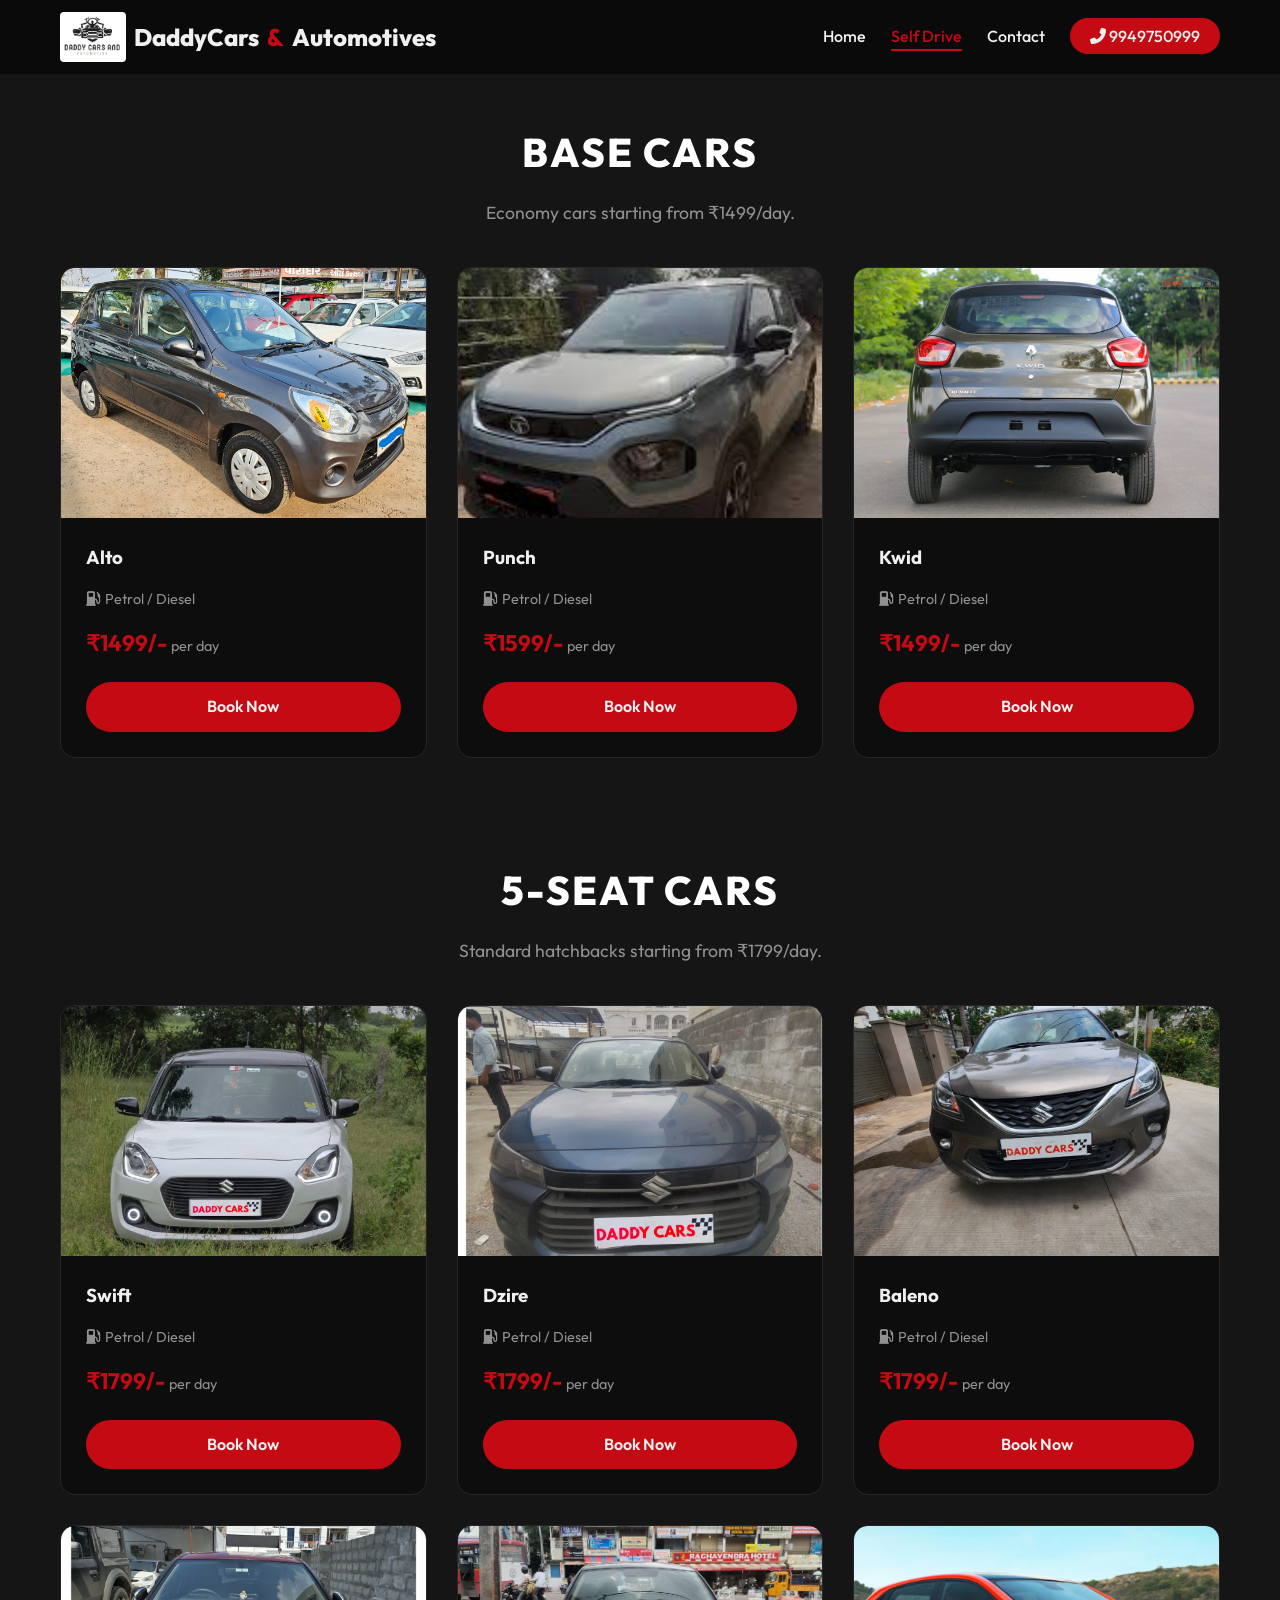
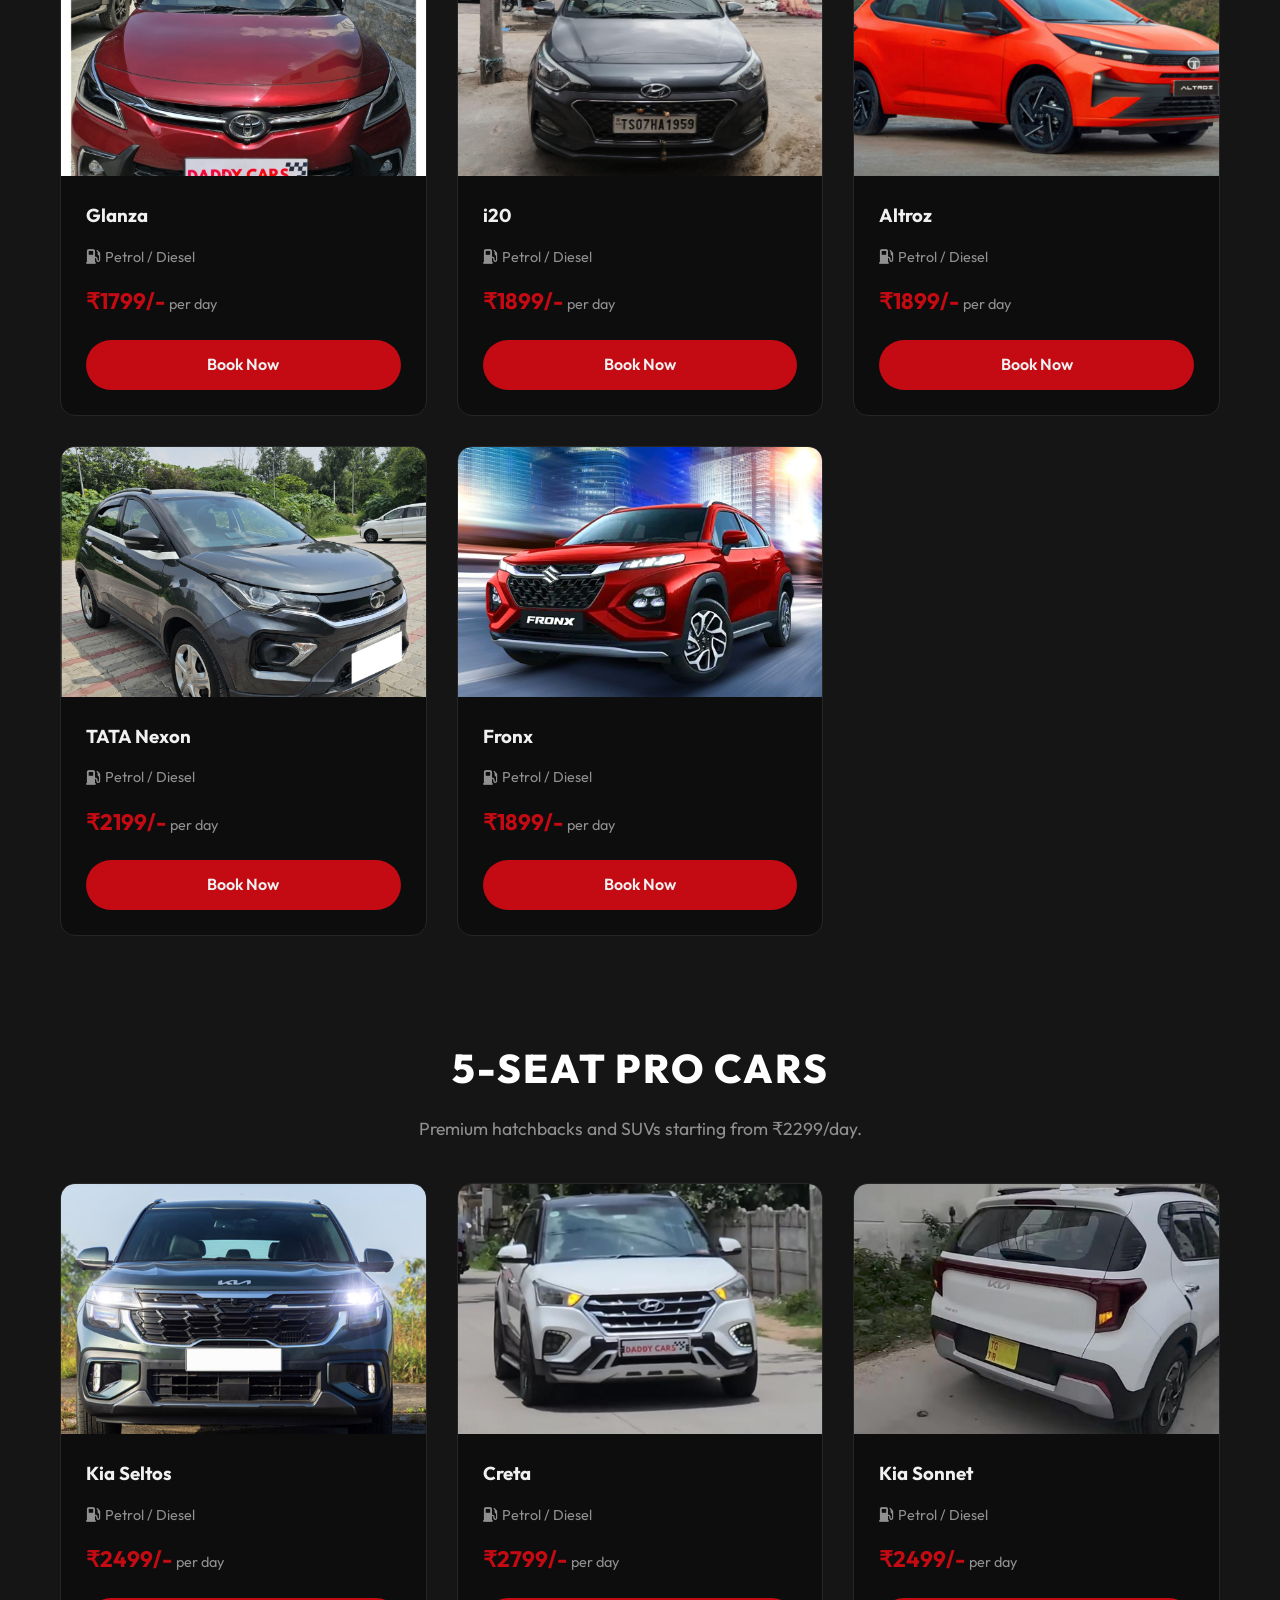
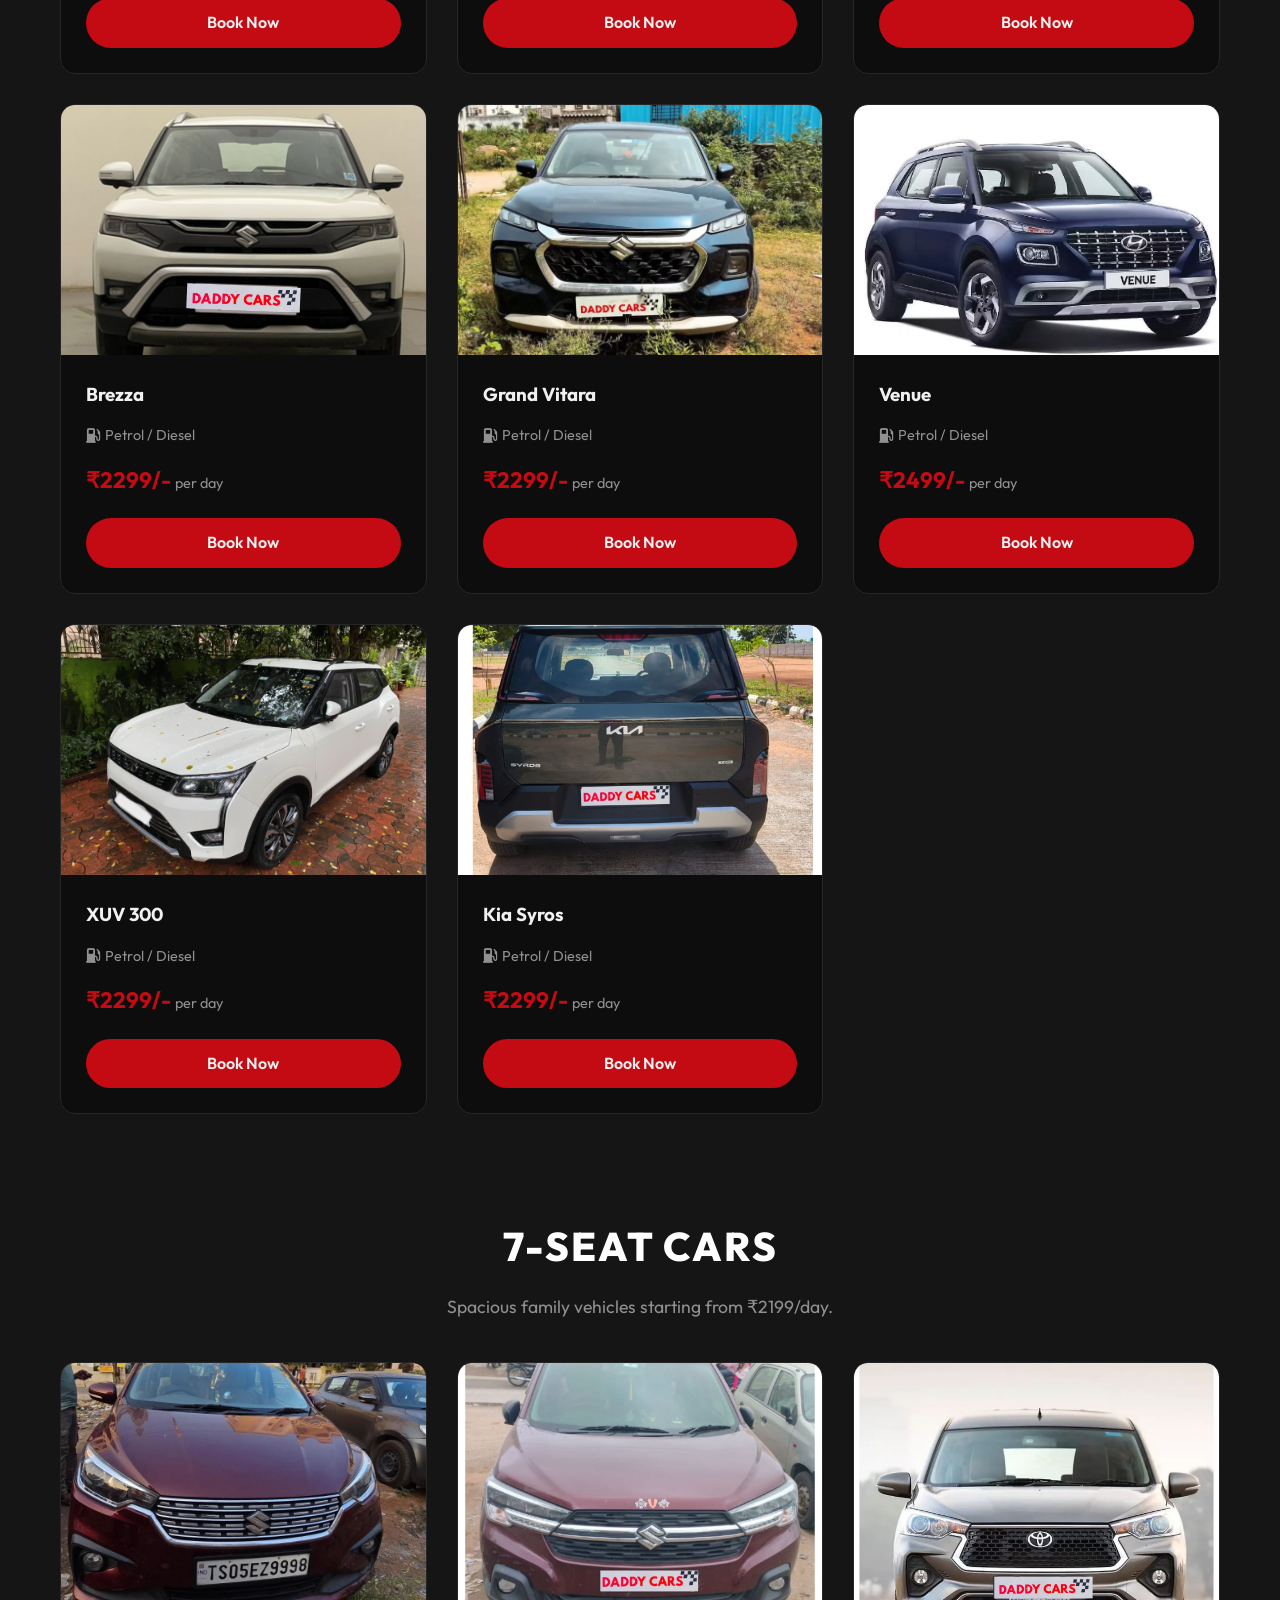
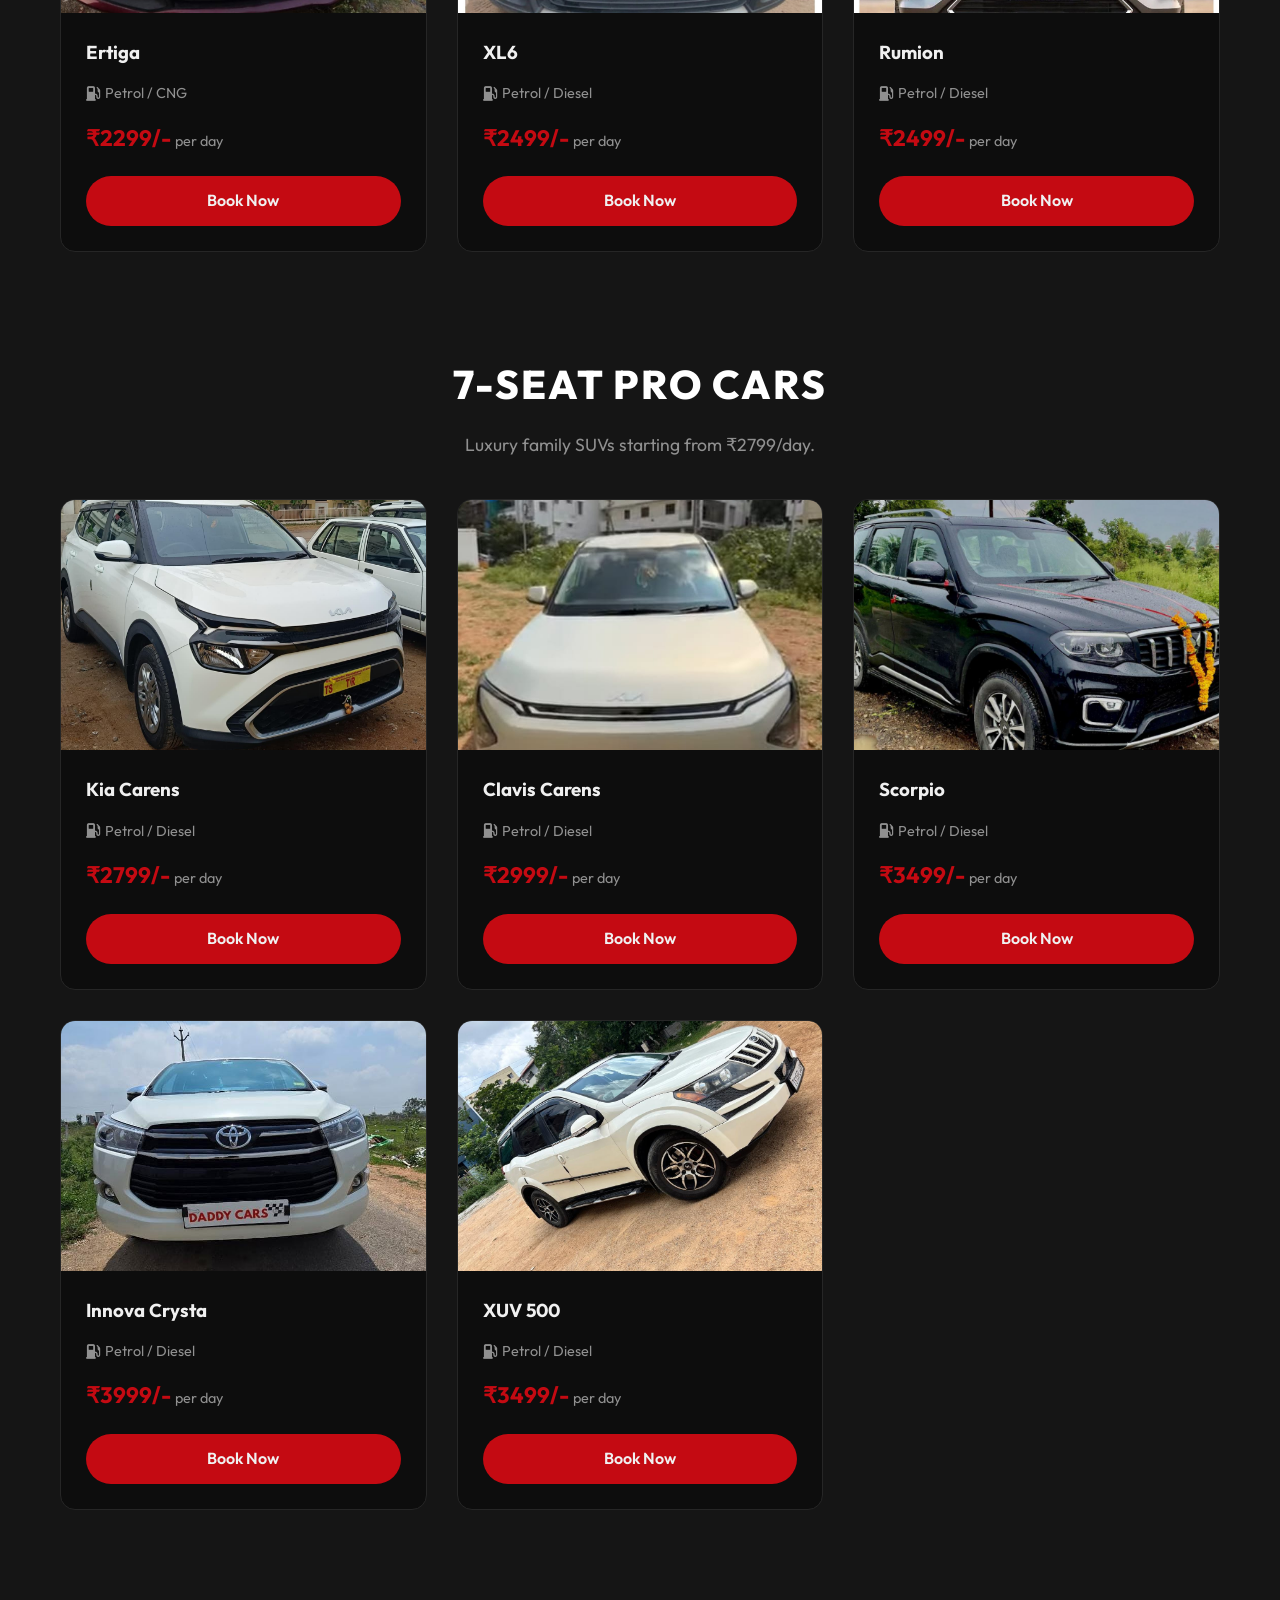
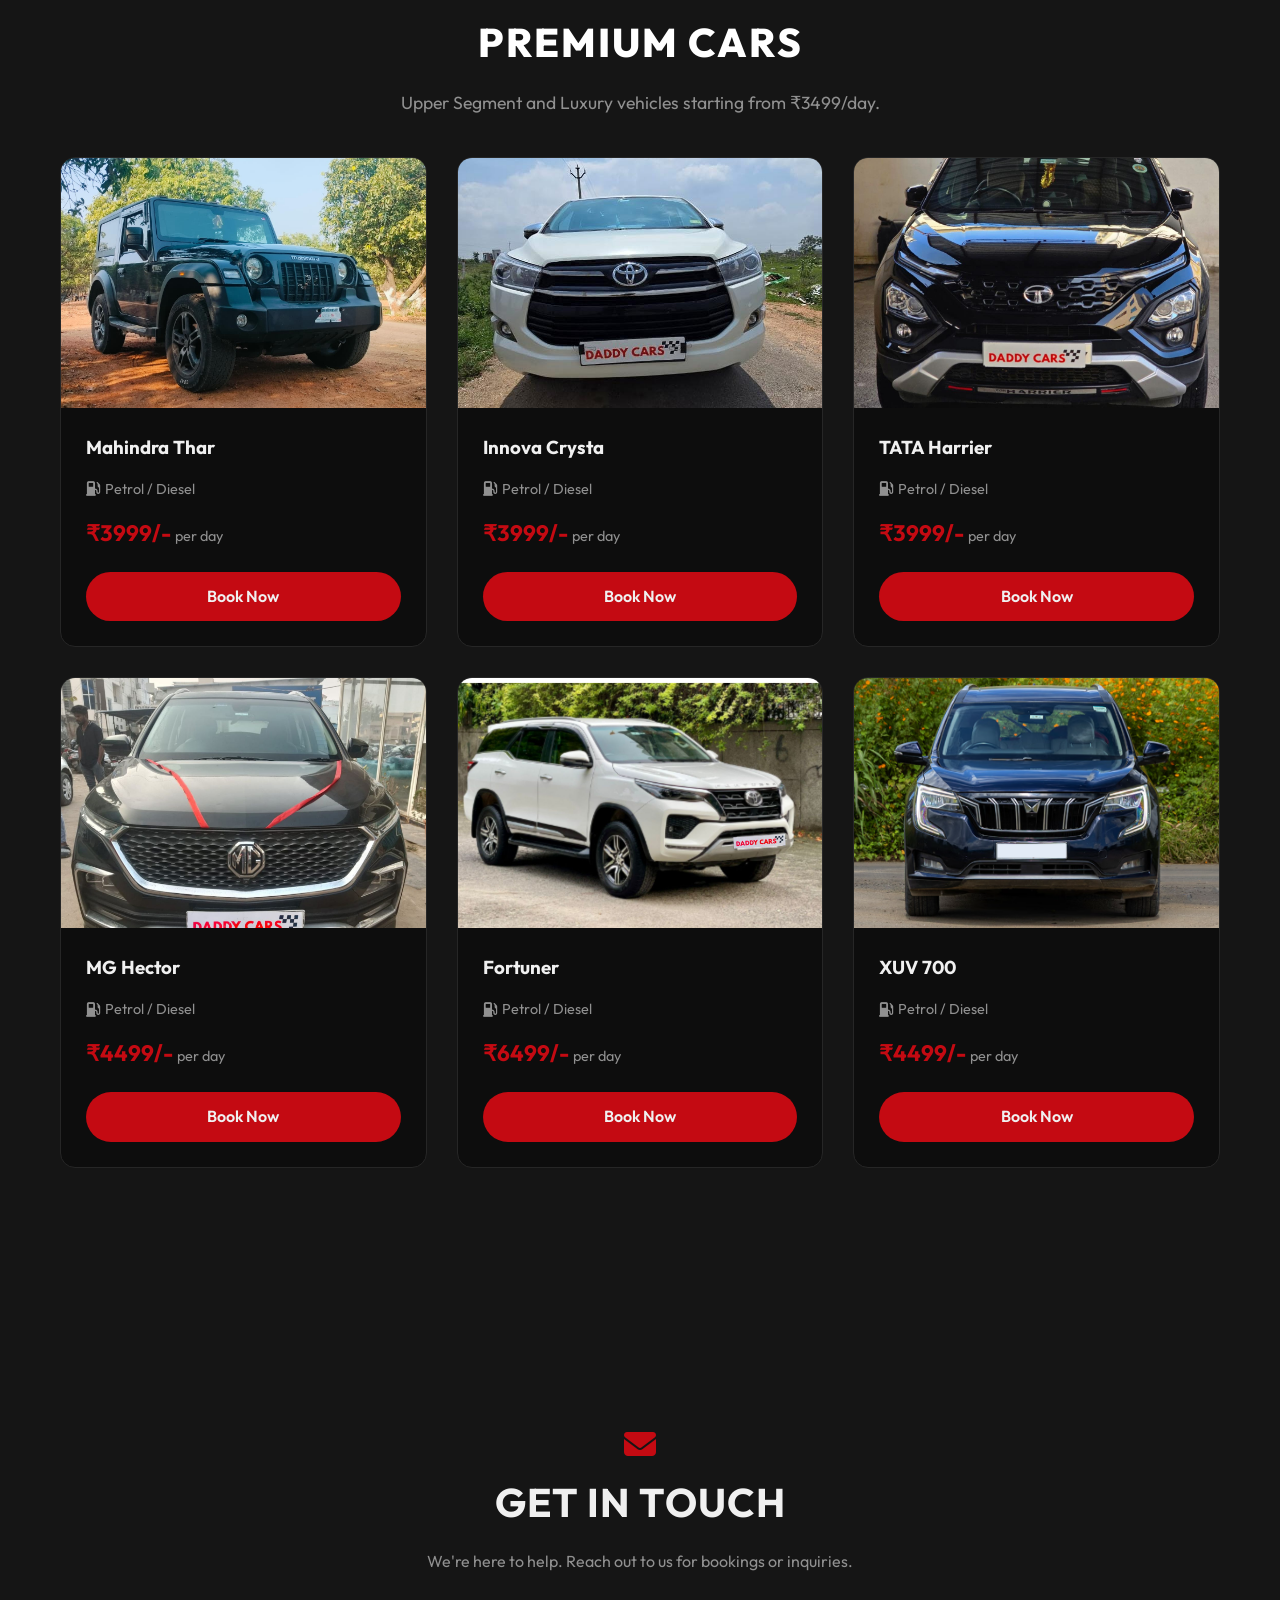
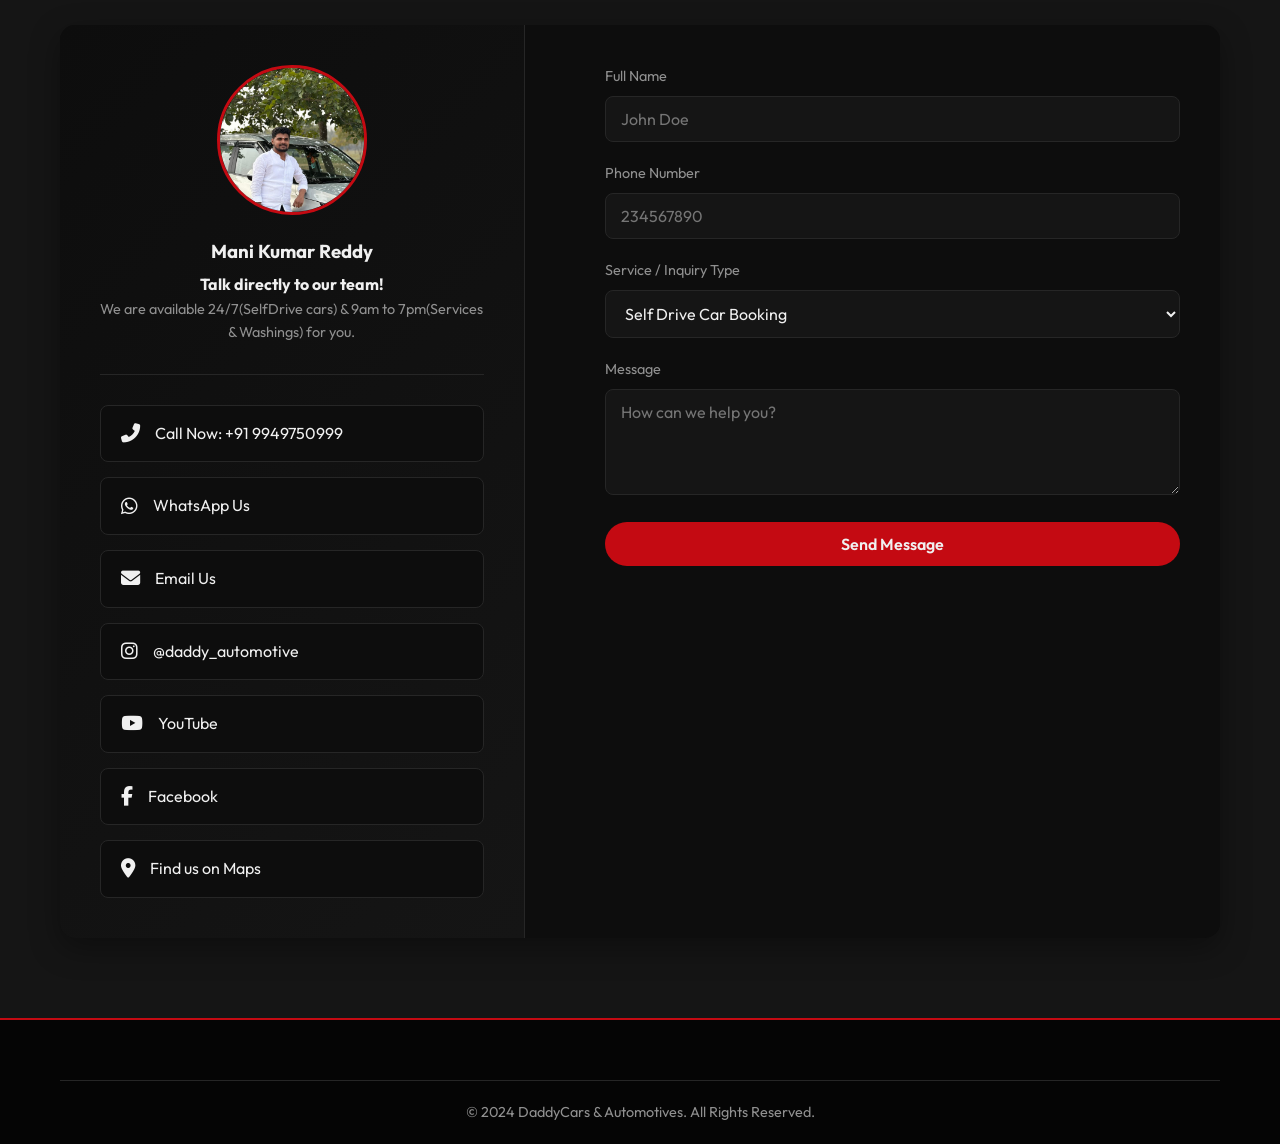
<file: self-drive-details.html>
<!DOCTYPE html>
<html lang="en">

<head>
    <meta charset="UTF-8">
    <meta name="viewport" content="width=device-width, initial-scale=1.0">
    <title>Our Self Drive Fleet | DaddyCars & Automotives</title>
    <link rel="stylesheet" href="style.css">
    <!-- FontAwesome for Icons -->
    <link href="https://cdnjs.cloudflare.com/ajax/libs/font-awesome/6.4.0/css/all.min.css" rel="stylesheet">
    <!-- Google Fonts: Outfit -->
    <link href="https://fonts.googleapis.com/css2?family=Outfit:wght@300;400;500;600;700;800&display=swap"
        rel="stylesheet">
    <style>
        .details-header {
            padding: 140px 0 50px;
            text-align: center;
            background: var(--darker-bg);
            border-bottom: 2px solid var(--border-color);
        }

        .category-car-card {
            background: var(--darker-bg);
            border-radius: 15px;
            overflow: hidden;
            border: 1px solid var(--border-color);
            transition: var(--transition);
        }

        .category-car-card:hover {
            transform: translateY(-5px);
            border-color: var(--primary-color);
            box-shadow: 0 10px 20px rgba(0, 0, 0, 0.5);
        }

        .car-detail-img {
            width: 100%;
            height: 250px;
            object-fit: cover;
        }

        .car-detail-content {
            padding: 25px;
        }

        .car-specs {
            display: flex;
            gap: 15px;
            margin: 15px 0;
            color: var(--text-gray);
            font-size: 0.9rem;
        }

        .car-specs span {
            display: flex;
            align-items: center;
            gap: 5px;
        }

        .price-tag {
            font-size: 1.4rem;
            font-weight: 700;
            color: var(--primary-color);
            margin-bottom: 20px;
            display: block;
        }

        .category-section {
            margin-bottom: 100px;
            scroll-margin-top: 100px;
            /* Space for the sticky navbar */
        }

        .category-section h2 {
            font-size: 2.5rem;
            margin-bottom: 15px;
            color: #ffffff;
            text-transform: uppercase;
            letter-spacing: 2px;
            text-align: center;
            font-weight: 800;
        }

        .category-section p {
            color: var(--text-gray);
            margin-bottom: 40px;
            font-size: 1.1rem;
            text-align: center;
            max-width: 700px;
            margin-left: auto;
            margin-right: auto;
        }

        .loading-container {
            text-align: center;
            padding: 100px 0;
        }

        @media (max-width: 768px) {
            .grid.cards-container {
                grid-template-columns: repeat(2, 1fr);
                gap: 15px;
            }

            .car-slider-container {
                height: 150px;
                /* Smaller height for mobile 2-col cards */
            }

            .car-detail-content {
                padding: 15px;
            }

            .car-detail-content h3 {
                font-size: 1rem;
            }

            .category-section h2 {
                font-size: 1.8rem;
            }

            .price-tag {
                font-size: 1.1rem;
            }
        }
    </style>
</head>

<body>
    <!-- Navbar -->
    <nav id="navbar" class="scrolled">
        <div class="nav-container">
            <a href="index.html#home" class="logo">
                <img src="logos/main.jpeg" alt="DaddyCars Logo"> DaddyCars<span class="highlight">&</span>Automotives
            </a>
            <div class="hamburger" id="hamburger">
                <div class="bar"></div>
                <div class="bar"></div>
                <div class="bar"></div>
            </div>
            <ul class="nav-menu" id="nav-menu">
                <li><a href="index.html#home" class="nav-link">Home</a></li>
                <li><a href="#self-drive" class="nav-link active">Self Drive</a></li>
                <li><a href="#contact" class="nav-link">Contact</a></li>
                <li><a href="tel:+919949750999" class="nav-link btn-contact"><i class="fas fa-phone-alt"></i>
                        9949750999</a></li>
            </ul>
        </div>
    </nav>

    <!-- Page Header Removed as requested -->

    <main id="self-drive" class="section" style="padding-top: 120px;">
        <div class="container">
            <!-- Section 1: Base Cars -->
            <div id="category-base" class="category-section">
                <h2>Base Cars</h2>
                <p>Economy cars starting from ₹1499/day.</p>
                <div class="grid cards-container">
                    <div class="category-car-card">
                        <div class="car-slider-container">
                            <div class="car-slider">
                                <img src="selfdrive/final_cars_images/cars_images/Base Cars/Alto/Alto1.jpg" alt="Alto">
                                <img src="selfdrive/final_cars_images/cars_images/Base Cars/Alto/Alto 2.jpg"
                                    alt="Alto Side">
                            </div>
                        </div>
                        <div class="car-detail-content">
                            <h3>Alto</h3>
                            <div class="car-specs"><span><i class="fas fa-gas-pump"></i> Petrol / Diesel</span></div>
                            <span class="price-tag">₹1499/- <span
                                    style="font-size: 0.9rem; color: var(--text-gray); font-weight: 400;">per
                                    day</span></span>
                            <a href="#contact" class="btn btn-primary w-100">Book<span class="mobile-hide"> Now</span></a>
                        </div>
                    </div>
                    <div class="category-car-card">
                        <div class="car-slider-container">
                            <div class="car-slider">
                                <img src="selfdrive/final_cars_images/cars_images/Base Cars/Punch/Punch 1.jpg"
                                    alt="Punch">
                                <img src="selfdrive/final_cars_images/cars_images/Base Cars/Punch/Punch 2.jpg"
                                    alt="Punch Side">
                                <img src="selfdrive/final_cars_images/cars_images/Base Cars/Punch/Punch 3.jpg"
                                    alt="Punch Detail">
                            </div>
                        </div>
                        <div class="car-detail-content">
                            <h3>Punch</h3>
                            <div class="car-specs"><span><i class="fas fa-gas-pump"></i> Petrol / Diesel</span></div>
                            <span class="price-tag">₹1599/- <span
                                    style="font-size: 0.9rem; color: var(--text-gray); font-weight: 400;">per
                                    day</span></span>
                            <a href="#contact" class="btn btn-primary w-100">Book<span class="mobile-hide"> Now</span></a>
                        </div>
                    </div>
                    <div class="category-car-card">
                        <div class="car-slider-container">
                            <div class="car-slider">
                                <img src="selfdrive/final_cars_images/cars_images/Base Cars/Kwid/Kwid 2.jpg" alt="Kwid">
                                <img src="selfdrive/final_cars_images/cars_images/Base Cars/Kwid/Kwid 1.jpg"
                                    alt="Kwid Side">
                            </div>
                        </div>
                        <div class="car-detail-content">
                            <h3>Kwid</h3>
                            <div class="car-specs"><span><i class="fas fa-gas-pump"></i> Petrol / Diesel</span></div>
                            <span class="price-tag">₹1499/- <span
                                    style="font-size: 0.9rem; color: var(--text-gray); font-weight: 400;">per
                                    day</span></span>
                            <a href="#contact" class="btn btn-primary w-100">Book<span class="mobile-hide"> Now</span></a>
                        </div>
                    </div>
                </div>
            </div>

            <!-- Section 2: 5-Seat Cars -->
            <div id="category-5-seat" class="category-section">
                <h2>5-Seat Cars</h2>
                <p>Standard hatchbacks starting from ₹1799/day.</p>
                <div class="grid cards-container">
                    <div class="category-car-card">
                        <div class="car-slider-container">
                            <div class="car-slider">
                                <img src="selfdrive/final_cars_images/cars_images/5-seat cars/shift/swift1.jpeg"
                                    alt="Swift">
                                <img src="selfdrive/final_cars_images/cars_images/5-seat cars/shift/swift2.jpeg"
                                    alt="Swift Side">
                                <img src="selfdrive/final_cars_images/cars_images/5-seat cars/shift/swift3.jpeg"
                                    alt="Swift Interior">
                            </div>
                        </div>
                        <div class="car-detail-content">
                            <h3>Swift</h3>
                            <div class="car-specs"><span><i class="fas fa-gas-pump"></i> Petrol / Diesel</span></div>
                            <span class="price-tag">₹1799/- <span
                                    style="font-size: 0.9rem; color: var(--text-gray); font-weight: 400;">per
                                    day</span></span>
                            <a href="#contact" class="btn btn-primary w-100">Book<span class="mobile-hide"> Now</span></a>
                        </div>
                    </div>
                    <div class="category-car-card">
                        <div class="car-slider-container">
                            <div class="car-slider">
                                <img src="selfdrive/final_cars_images/cars_images/5-seat cars/dzire/Dezire1.jpeg"
                                    alt="Dzire">
                                <img src="selfdrive/final_cars_images/cars_images/5-seat cars/dzire/Dezire2.jpeg"
                                    alt="Dzire Interior">
                                <img src="selfdrive/final_cars_images/cars_images/5-seat cars/dzire/Dezire3.jpeg"
                                    alt="Dzire Detail">
                            </div>
                        </div>
                        <div class="car-detail-content">
                            <h3>Dzire</h3>
                            <div class="car-specs"><span><i class="fas fa-gas-pump"></i> Petrol / Diesel</span></div>
                            <span class="price-tag">₹1799/- <span
                                    style="font-size: 0.9rem; color: var(--text-gray); font-weight: 400;">per
                                    day</span></span>
                            <a href="#contact" class="btn btn-primary w-100">Book<span class="mobile-hide"> Now</span></a>
                        </div>
                    </div>
                    <div class="category-car-card">
                        <div class="car-slider-container">
                            <div class="car-slider">
                                <img src="selfdrive/final_cars_images/cars_images/5-seat cars/Baleno/Baleno1.jpeg"
                                    alt="Baleno">
                                <img src="selfdrive/final_cars_images/cars_images/5-seat cars/Baleno/Baleno2.jpeg"
                                    alt="Baleno Side">
                                <img src="selfdrive/final_cars_images/cars_images/5-seat cars/Baleno/Baleno3.jpeg"
                                    alt="Baleno Interior">
                            </div>
                        </div>
                        <div class="car-detail-content">
                            <h3>Baleno</h3>
                            <div class="car-specs"><span><i class="fas fa-gas-pump"></i> Petrol / Diesel</span></div>
                            <span class="price-tag">₹1799/- <span
                                    style="font-size: 0.9rem; color: var(--text-gray); font-weight: 400;">per
                                    day</span></span>
                            <a href="#contact" class="btn btn-primary w-100">Book<span class="mobile-hide"> Now</span></a>
                        </div>
                    </div>
                    <div class="category-car-card">
                        <div class="car-slider-container">
                            <div class="car-slider">
                                <img src="selfdrive/final_cars_images/cars_images/5-seat cars/Glanza/glanza1.jpeg"
                                    alt="Glanza">
                                <img src="selfdrive/final_cars_images/cars_images/5-seat cars/Glanza/glanza2.jpeg"
                                    alt="Glanza Rear">
                            </div>
                        </div>
                        <div class="car-detail-content">
                            <h3>Glanza</h3>
                            <div class="car-specs"><span><i class="fas fa-gas-pump"></i> Petrol / Diesel</span></div>
                            <span class="price-tag">₹1799/- <span
                                    style="font-size: 0.9rem; color: var(--text-gray); font-weight: 400;">per
                                    day</span></span>
                            <a href="#contact" class="btn btn-primary w-100">Book<span class="mobile-hide"> Now</span></a>
                        </div>
                    </div>
                    <div class="category-car-card">
                        <div class="car-slider-container">
                            <div class="car-slider">
                                <img src="selfdrive/final_cars_images/cars_images/5-seat cars/i20/i201.jpeg" alt="i20">
                                <img src="selfdrive/final_cars_images/cars_images/5-seat cars/i20/i202.jpeg"
                                    alt="i20 Side">
                                <img src="selfdrive/final_cars_images/cars_images/5-seat cars/i20/i203.jpeg"
                                    alt="i20 Detail">
                            </div>
                        </div>
                        <div class="car-detail-content">
                            <h3>i20</h3>
                            <div class="car-specs"><span><i class="fas fa-gas-pump"></i> Petrol / Diesel</span></div>
                            <span class="price-tag">₹1899/- <span
                                    style="font-size: 0.9rem; color: var(--text-gray); font-weight: 400;">per
                                    day</span></span>
                            <a href="#contact" class="btn btn-primary w-100">Book<span class="mobile-hide"> Now</span></a>
                        </div>
                    </div>
                    <!-- Altroz moved from 5-Seat Pro -->
                    <div class="category-car-card">
                        <div class="car-slider-container">
                            <div class="car-slider">
                                <img src="selfdrive/final_cars_images/cars_images/5-seat cars/Altroz/Altroz 1.png"
                                    alt="Altroz">
                                <img src="selfdrive/final_cars_images/cars_images/5-seat cars/Altroz/Altroz 2.png"
                                    alt="Altroz Side">
                            </div>
                        </div>
                        <div class="car-detail-content">
                            <h3>Altroz</h3>
                            <div class="car-specs"><span><i class="fas fa-gas-pump"></i> Petrol / Diesel</span></div>
                            <span class="price-tag">₹1899/- <span
                                    style="font-size: 0.9rem; color: var(--text-gray); font-weight: 400;">per
                                    day</span></span>
                            <a href="#contact" class="btn btn-primary w-100">Book<span class="mobile-hide"> Now</span></a>
                        </div>
                    </div>
                    <!-- Nexon moved from 5-Seat Pro -->
                    <div class="category-car-card">
                        <div class="car-slider-container">
                            <div class="car-slider">
                                <img src="selfdrive/final_cars_images/cars_images/5-seat cars/Nexon/Nexon 1.png"
                                    alt="Nexon">
                                <img src="selfdrive/final_cars_images/cars_images/5-seat cars/Nexon/Nexon 2.png"
                                    alt="Nexon Angle">
                            </div>
                        </div>
                        <div class="car-detail-content">
                            <h3>TATA Nexon</h3>
                            <div class="car-specs"><span><i class="fas fa-gas-pump"></i> Petrol / Diesel</span></div>
                            <span class="price-tag">₹2199/- <span
                                    style="font-size: 0.9rem; color: var(--text-gray); font-weight: 400;">per
                                    day</span></span>
                            <a href="#contact" class="btn btn-primary w-100">Book<span class="mobile-hide"> Now</span></a>
                        </div>
                    </div>
                    <div class="category-car-card">
                        <div class="car-slider-container">
                            <div class="car-slider">
                                <img src="selfdrive/final_cars_images/cars_images/5-seat cars/Fronx/fronx1.jpeg"
                                    alt="Fronx">
                                <img src="selfdrive/final_cars_images/cars_images/5-seat cars/Fronx/fronx2.jpeg"
                                    alt="Fronx Angle">
                                <img src="selfdrive/final_cars_images/cars_images/5-seat cars/Fronx/fronx3.jpeg"
                                    alt="Fronx Detail">
                            </div>
                        </div>
                        <div class="car-detail-content">
                            <h3>Fronx</h3>
                            <div class="car-specs"><span><i class="fas fa-gas-pump"></i> Petrol / Diesel</span></div>
                            <span class="price-tag">₹1899/- <span
                                    style="font-size: 0.9rem; color: var(--text-gray); font-weight: 400;">per
                                    day</span></span>
                            <a href="#contact" class="btn btn-primary w-100">Book<span class="mobile-hide"> Now</span></a>
                        </div>
                    </div>
                </div>
            </div>

            <!-- Section 3: 5-Seat Pro Cars -->
            <div id="category-5-seat-pro" class="category-section">
                <h2>5-Seat Pro Cars</h2>
                <p>Premium hatchbacks and SUVs starting from ₹2299/day.</p>
                <div class="grid cards-container">
                    <div class="category-car-card">
                        <div class="car-slider-container">
                            <div class="car-slider">
                                <img src="selfdrive/final_cars_images/cars_images/5-seat pro/Kia Seltos/Seltos 1.png"
                                    alt="Seltos">
                                <img src="selfdrive/final_cars_images/cars_images/5-seat pro/Kia Seltos/Seltos 2.png"
                                    alt="Seltos Side">
                                <img src="selfdrive/final_cars_images/cars_images/5-seat pro/Kia Seltos/Seltos 3.png"
                                    alt="Seltos Detail">
                            </div>
                        </div>
                        <div class="car-detail-content">
                            <h3><span class="mobile-hide-branding">Kia </span>Seltos</h3>
                            <div class="car-specs"><span><i class="fas fa-gas-pump"></i> Petrol / Diesel</span></div>
                            <span class="price-tag">₹2499/- <span
                                    style="font-size: 0.9rem; color: var(--text-gray); font-weight: 400;">per
                                    day</span></span>
                            <a href="#contact" class="btn btn-primary w-100">Book<span class="mobile-hide"> Now</span></a>
                        </div>
                    </div>
                    <div class="category-car-card">
                        <div class="car-slider-container">
                            <div class="car-slider">
                                <img src="selfdrive/final_cars_images/cars_images/5-seat pro/Creta/creata1.jpeg"
                                    alt="Creta">
                                <img src="selfdrive/final_cars_images/cars_images/5-seat pro/Creta/creata2.jpeg"
                                    alt="Creta Front">
                                <img src="selfdrive/final_cars_images/cars_images/5-seat pro/Creta/creata3.jpeg"
                                    alt="Creta Side">
                            </div>
                        </div>
                        <div class="car-detail-content">
                            <h3>Creta</h3>
                            <div class="car-specs"><span><i class="fas fa-gas-pump"></i> Petrol / Diesel</span></div>
                            <span class="price-tag">₹2799/- <span
                                    style="font-size: 0.9rem; color: var(--text-gray); font-weight: 400;">per
                                    day</span></span>
                            <a href="#contact" class="btn btn-primary w-100">Book<span class="mobile-hide"> Now</span></a>
                        </div>
                    </div>
                    <div class="category-car-card">
                        <div class="car-slider-container">
                            <div class="car-slider">
                                <img src="selfdrive/final_cars_images/cars_images/5-seat pro/Kia Sonnet/sonnet1.jpeg"
                                    alt="Sonnet">
                                <img src="selfdrive/final_cars_images/cars_images/5-seat pro/Kia Sonnet/sonnet2.jpeg"
                                    alt="Sonnet Rear">
                            </div>
                        </div>
                        <div class="car-detail-content">
                            <h3><span class="mobile-hide-branding">Kia </span>Sonnet</h3>
                            <div class="car-specs"><span><i class="fas fa-gas-pump"></i> Petrol / Diesel</span></div>
                            <span class="price-tag">₹2499/- <span
                                    style="font-size: 0.9rem; color: var(--text-gray); font-weight: 400;">per
                                    day</span></span>
                            <a href="#contact" class="btn btn-primary w-100">Book<span class="mobile-hide"> Now</span></a>
                        </div>
                    </div>
                    <div class="category-car-card">
                        <div class="car-slider-container">
                            <div class="car-slider">
                                <img src="selfdrive/final_cars_images/cars_images/5-seat pro/Brezza/Brezza 1.jpg"
                                    alt="Brezza">
                                <img src="selfdrive/final_cars_images/cars_images/5-seat pro/Brezza/Brezza 2.png"
                                    alt="Brezza Side">
                                <img src="selfdrive/final_cars_images/cars_images/5-seat pro/Brezza/Brezza 3.png"
                                    alt="Brezza Detail">
                            </div>
                        </div>
                        <div class="car-detail-content">
                            <h3>Brezza</h3>
                            <div class="car-specs"><span><i class="fas fa-gas-pump"></i> Petrol / Diesel</span></div>
                            <span class="price-tag">₹2299/- <span
                                    style="font-size: 0.9rem; color: var(--text-gray); font-weight: 400;">per
                                    day</span></span>
                            <a href="#contact" class="btn btn-primary w-100">Book<span class="mobile-hide"> Now</span></a>
                        </div>
                    </div>
                    <div class="category-car-card">
                        <div class="car-slider-container">
                            <div class="car-slider">
                                <img src="selfdrive/final_cars_images/cars_images/5-seat pro/Grand Vitara/grand1.jpeg"
                                    alt="Vitara">
                                <img src="selfdrive/final_cars_images/cars_images/5-seat pro/Grand Vitara/grand2.jpeg"
                                    alt="Vitara Angle">
                                <img src="selfdrive/final_cars_images/cars_images/5-seat pro/Grand Vitara/grand3.jpeg"
                                    alt="Vitara Detail">
                            </div>
                        </div>
                        <div class="car-detail-content">
                            <h3>Grand Vitara</h3>
                            <div class="car-specs"><span><i class="fas fa-gas-pump"></i> Petrol / Diesel</span></div>
                            <span class="price-tag">₹2299/- <span
                                    style="font-size: 0.9rem; color: var(--text-gray); font-weight: 400;">per
                                    day</span></span>
                            <a href="#contact" class="btn btn-primary w-100">Book<span class="mobile-hide"> Now</span></a>
                        </div>
                    </div>
                    <div class="category-car-card">
                        <div class="car-slider-container">
                            <div class="car-slider">
                                <img src="selfdrive/final_cars_images/cars_images/5-seat pro/Venue/Venue 1.png"
                                    alt="Venue">
                                <img src="selfdrive/final_cars_images/cars_images/5-seat pro/Venue/Venue 2.png"
                                    alt="Venue Side">
                                <img src="selfdrive/final_cars_images/cars_images/5-seat pro/Venue/Venue 3.png"
                                    alt="Venue Interior">
                            </div>
                        </div>
                        <div class="car-detail-content">
                            <h3>Venue</h3>
                            <div class="car-specs"><span><i class="fas fa-gas-pump"></i> Petrol / Diesel</span></div>
                            <span class="price-tag">₹2499/- <span
                                    style="font-size: 0.9rem; color: var(--text-gray); font-weight: 400;">per
                                    day</span></span>
                            <a href="#contact" class="btn btn-primary w-100">Book<span class="mobile-hide"> Now</span></a>
                        </div>
                    </div>
                    <div class="category-car-card">
                        <div class="car-slider-container">
                            <div class="car-slider">
                                <img src="selfdrive/final_cars_images/cars_images/5-seat pro/XUV 300/XUV300 1.png"
                                    alt="XUV300">
                                <img src="selfdrive/final_cars_images/cars_images/5-seat pro/XUV 300/XUV300 2.png"
                                    alt="XUV300 Angle">
                            </div>
                        </div>
                        <div class="car-detail-content">
                            <h3>XUV 300</h3>
                            <div class="car-specs"><span><i class="fas fa-gas-pump"></i> Petrol / Diesel</span></div>
                            <span class="price-tag">₹2299/- <span
                                    style="font-size: 0.9rem; color: var(--text-gray); font-weight: 400;">per
                                    day</span></span>
                            <a href="#contact" class="btn btn-primary w-100">Book<span class="mobile-hide"> Now</span></a>
                        </div>
                    </div>
                    <div class="category-car-card">
                        <div class="car-slider-container">
                            <div class="car-slider">
                                <img src="selfdrive/final_cars_images/cars_images/5-seat pro/Kia Syros/syros1.jpeg"
                                    alt="Syros">
                                <img src="selfdrive/final_cars_images/cars_images/5-seat pro/Kia Syros/syros2.jpeg"
                                    alt="Syros Side">
                            </div>
                        </div>
                        <div class="car-detail-content">
                            <h3><span class="mobile-hide-branding">Kia </span>Syros</h3>
                            <div class="car-specs"><span><i class="fas fa-gas-pump"></i> Petrol / Diesel</span></div>
                            <span class="price-tag">₹2299/- <span
                                    style="font-size: 0.9rem; color: var(--text-gray); font-weight: 400;">per
                                    day</span></span>
                            <a href="#contact" class="btn btn-primary w-100">Book<span class="mobile-hide"> Now</span></a>
                        </div>
                    </div>
                </div>
            </div>

            <!-- Section 4: 7-Seat Cars -->
            <div id="category-7-seat" class="category-section">
                <h2>7-Seat Cars</h2>
                <p>Spacious family vehicles starting from ₹2199/day.</p>
                <div class="grid cards-container">
                    <div class="category-car-card">
                        <div class="car-slider-container">
                            <div class="car-slider">
                                <img src="selfdrive/final_cars_images/cars_images/7-seat/Ertiga/ertiga1.jpeg"
                                    alt="Ertiga">
                                <img src="selfdrive/final_cars_images/cars_images/7-seat/Ertiga/ertiga2.jpeg"
                                    alt="Ertiga Side">
                                <img src="selfdrive/final_cars_images/cars_images/7-seat/Ertiga/ertiga3.jpeg"
                                    alt="Ertiga Interior">
                            </div>
                        </div>
                        <div class="car-detail-content">
                            <h3>Ertiga</h3>
                            <div class="car-specs"><span><i class="fas fa-gas-pump"></i> Petrol / CNG</span></div>
                            <span class="price-tag">₹2299/- <span
                                    style="font-size: 0.9rem; color: var(--text-gray); font-weight: 400;">per
                                    day</span></span>
                            <a href="#contact" class="btn btn-primary w-100">Book<span class="mobile-hide"> Now</span></a>
                        </div>
                    </div>
                    <div class="category-car-card">
                        <div class="car-slider-container">
                            <div class="car-slider">
                                <img src="selfdrive/final_cars_images/cars_images/7-seat/Xl6/xl61.jpeg" alt="XL6">
                                <img src="selfdrive/final_cars_images/cars_images/7-seat/Xl6/xl62.jpeg" alt="XL6 Side">
                            </div>
                        </div>
                        <div class="car-detail-content">
                            <h3>XL6</h3>
                            <div class="car-specs"><span><i class="fas fa-gas-pump"></i> Petrol / Diesel</span></div>
                            <span class="price-tag">₹2499/- <span
                                    style="font-size: 0.9rem; color: var(--text-gray); font-weight: 400;">per
                                    day</span></span>
                            <a href="#contact" class="btn btn-primary w-100">Book<span class="mobile-hide"> Now</span></a>
                        </div>
                    </div>
                    <div class="category-car-card">
                        <div class="car-slider-container">
                            <div class="car-slider">
                                <img src="selfdrive/final_cars_images/cars_images/7-seat/Rumion/rumion1.jpeg"
                                    alt="Rumion">
                                <img src="selfdrive/final_cars_images/cars_images/7-seat/Rumion/rumion2.jpeg"
                                    alt="Rumion Side">
                                <img src="selfdrive/final_cars_images/cars_images/7-seat/Rumion/rumion3.jpeg"
                                    alt="Rumion Rear">
                            </div>
                        </div>
                        <div class="car-detail-content">
                            <h3>Rumion</h3>
                            <div class="car-specs"><span><i class="fas fa-gas-pump"></i> Petrol / Diesel</span></div>
                            <span class="price-tag">₹2499/- <span
                                    style="font-size: 0.9rem; color: var(--text-gray); font-weight: 400;">per
                                    day</span></span>
                            <a href="#contact" class="btn btn-primary w-100">Book<span class="mobile-hide"> Now</span></a>
                        </div>
                    </div>
                </div>
            </div>

            <!-- Section 5: 7-Seat Pro Cars -->
            <div id="category-7-seat-pro" class="category-section">
                <h2>7-Seat Pro Cars</h2>
                <p>Luxury family SUVs starting from ₹2799/day.</p>
                <div class="grid cards-container">
                    <div class="category-car-card">
                        <div class="car-slider-container">
                            <div class="car-slider">
                                <img src="selfdrive/final_cars_images/cars_images/7-seat pro/Kia Carens/carens1.jpeg"
                                    alt="Carens">
                                <img src="selfdrive/final_cars_images/cars_images/7-seat pro/Kia Carens/carens2.jpeg"
                                    alt="Carens Side">
                            </div>
                        </div>
                        <div class="car-detail-content">
                            <h3><span class="mobile-hide-branding">Kia </span>Carens</h3>
                            <div class="car-specs"><span><i class="fas fa-gas-pump"></i> Petrol / Diesel</span></div>
                            <span class="price-tag">₹2799/- <span
                                    style="font-size: 0.9rem; color: var(--text-gray); font-weight: 400;">per
                                    day</span></span>
                            <a href="#contact" class="btn btn-primary w-100">Book<span class="mobile-hide"> Now</span></a>
                        </div>
                    </div>
                    <div class="category-car-card">
                        <div class="car-slider-container">
                            <div class="car-slider">
                                <img src="selfdrive/final_cars_images/cars_images/7-seat pro/Clavis Carens/clavis1.jpeg"
                                    alt="Clavis">
                                <img src="selfdrive/final_cars_images/cars_images/7-seat pro/Clavis Carens/clavis2.jpeg"
                                    alt="Clavis Side">
                                <img src="selfdrive/final_cars_images/cars_images/7-seat pro/Clavis Carens/clavis3.jpeg"
                                    alt="Clavis Interior">
                            </div>
                        </div>
                        <div class="car-detail-content">
                            <h3>Clavis Carens</h3>
                            <div class="car-specs"><span><i class="fas fa-gas-pump"></i> Petrol / Diesel</span></div>
                            <span class="price-tag">₹2999/- <span
                                    style="font-size: 0.9rem; color: var(--text-gray); font-weight: 400;">per
                                    day</span></span>
                            <a href="#contact" class="btn btn-primary w-100">Book<span class="mobile-hide"> Now</span></a>
                        </div>
                    </div>
                    <div class="category-car-card">
                        <div class="car-slider-container">
                            <div class="car-slider">
                                <img src="selfdrive/final_cars_images/cars_images/7-seat pro/Scorpio/Scorpio 1.png"
                                    alt="Scorpio">
                                <img src="selfdrive/final_cars_images/cars_images/7-seat pro/Scorpio/Scorpio 2.png"
                                    alt="Scorpio Side">
                            </div>
                        </div>
                        <div class="car-detail-content">
                            <h3>Scorpio</h3>
                            <div class="car-specs"><span><i class="fas fa-gas-pump"></i> Petrol / Diesel</span></div>
                            <span class="price-tag">₹3499/- <span
                                    style="font-size: 0.9rem; color: var(--text-gray); font-weight: 400;">per
                                    day</span></span>
                            <a href="#contact" class="btn btn-primary w-100">Book<span class="mobile-hide"> Now</span></a>
                        </div>
                    </div>
                    <div class="category-car-card">
                        <div class="car-slider-container">
                            <div class="car-slider">
                                <img src="selfdrive/final_cars_images/cars_images/7-seat pro/Innova Crysta/innova1.jpeg"
                                    alt="Innova Crysta">
                                <img src="selfdrive/final_cars_images/cars_images/7-seat pro/Innova Crysta/innova2.jpeg"
                                    alt="Innova Crysta Side">
                                <img src="selfdrive/final_cars_images/cars_images/7-seat pro/Innova Crysta/innova3.jpeg"
                                    alt="Innova Crysta Interior">
                                <img src="selfdrive/final_cars_images/cars_images/7-seat pro/Innova Crysta/innova4.jpeg"
                                    alt="Innova Crysta Detail">
                            </div>
                        </div>
                        <div class="car-detail-content">
                            <h3>Innova Crysta</h3>
                            <div class="car-specs"><span><i class="fas fa-gas-pump"></i> Petrol / Diesel</span></div>
                            <span class="price-tag">₹3999/- <span
                                    style="font-size: 0.9rem; color: var(--text-gray); font-weight: 400;">per
                                    day</span></span>
                            <a href="#contact" class="btn btn-primary w-100">Book<span class="mobile-hide"> Now</span></a>
                        </div>
                    </div>
                    <div class="category-car-card">
                        <div class="car-slider-container">
                            <div class="car-slider">
                                <img src="selfdrive/final_cars_images/cars_images/7-seat pro/XUV 500/xuv5001.jpeg"
                                    alt="XUV 500">
                                <img src="selfdrive/final_cars_images/cars_images/7-seat pro/XUV 500/xuv5002.jpeg"
                                    alt="XUV 500 Side">
                                <img src="selfdrive/final_cars_images/cars_images/7-seat pro/XUV 500/xuv5003.jpeg"
                                    alt="XUV 500 Interior">
                            </div>
                        </div>
                        <div class="car-detail-content">
                            <h3>XUV 500</h3>
                            <div class="car-specs"><span><i class="fas fa-gas-pump"></i> Petrol / Diesel</span></div>
                            <span class="price-tag">₹3499/- <span
                                    style="font-size: 0.9rem; color: var(--text-gray); font-weight: 400;">per
                                    day</span></span>
                            <a href="#contact" class="btn btn-primary w-100">Book<span class="mobile-hide"> Now</span></a>
                        </div>
                    </div>
                </div>
            </div>

            <!-- Section 6: Premium Cars -->
            <div id="category-premium" class="category-section">
                <h2>Premium Cars</h2>
                <p>Upper Segment and Luxury vehicles starting from ₹3499/day.</p>
                <div class="grid cards-container">
                    <div class="category-car-card">
                        <div class="car-slider-container">
                            <div class="car-slider">
                                <img src="selfdrive/final_cars_images/cars_images/Premium/Thar/thar1.jpeg" alt="Thar">
                                <img src="selfdrive/final_cars_images/cars_images/Premium/Thar/thar2.jpeg"
                                    alt="Thar Front">
                                <img src="selfdrive/final_cars_images/cars_images/Premium/Thar/thar3.jpeg"
                                    alt="Thar Side">
                                <img src="selfdrive/final_cars_images/cars_images/Premium/Thar/thar4.jpeg"
                                    alt="Thar Interior">
                            </div>
                        </div>
                        <div class="car-detail-content">
                            <h3>Mahindra Thar</h3>
                            <div class="car-specs"><span><i class="fas fa-gas-pump"></i> Petrol / Diesel</span></div>
                            <span class="price-tag">₹3999/- <span
                                    style="font-size: 0.9rem; color: var(--text-gray); font-weight: 400;">per
                                    day</span></span>
                            <a href="#contact" class="btn btn-primary w-100">Book<span class="mobile-hide"> Now</span></a>
                        </div>
                    </div>
                    <div class="category-car-card">
                        <div class="car-slider-container">
                            <div class="car-slider">
                                <img src="selfdrive/final_cars_images/cars_images/7-seat pro/Innova Crysta/innova1.jpeg"
                                    alt="Innova">
                                <img src="selfdrive/final_cars_images/cars_images/7-seat pro/Innova Crysta/innova4.jpeg"
                                    alt="Innova Side">
                                <img src="selfdrive/final_cars_images/cars_images/7-seat pro/Innova Crysta/innova3.jpeg"
                                    alt="Innova Interior">
                            </div>
                        </div>
                        <div class="car-detail-content">
                            <h3>Innova Crysta</h3>
                            <div class="car-specs"><span><i class="fas fa-gas-pump"></i> Petrol / Diesel</span></div>
                            <span class="price-tag">₹3999/- <span
                                    style="font-size: 0.9rem; color: var(--text-gray); font-weight: 400;">per
                                    day</span></span>
                            <a href="#contact" class="btn btn-primary w-100">Book<span class="mobile-hide"> Now</span></a>
                        </div>
                    </div>
                    <div class="category-car-card">
                        <div class="car-slider-container">
                            <div class="car-slider">
                                <img src="selfdrive/final_cars_images/cars_images/Premium/Harrier/harrier1.jpeg"
                                    alt="Harrier">
                                <img src="selfdrive/final_cars_images/cars_images/Premium/Harrier/harrier2.jpeg"
                                    alt="Harrier Side">
                            </div>
                        </div>
                        <div class="car-detail-content">
                            <h3>TATA Harrier</h3>
                            <div class="car-specs"><span><i class="fas fa-gas-pump"></i> Petrol / Diesel</span></div>
                            <span class="price-tag">₹3999/- <span
                                    style="font-size: 0.9rem; color: var(--text-gray); font-weight: 400;">per
                                    day</span></span>
                            <a href="#contact" class="btn btn-primary w-100">Book<span class="mobile-hide"> Now</span></a>
                        </div>
                    </div>
                    <div class="category-car-card">
                        <div class="car-slider-container">
                            <div class="car-slider">
                                <img src="selfdrive/final_cars_images/cars_images/Premium/MG Hector/MG Hector 1.jpg"
                                    alt="Hector">
                                <img src="selfdrive/final_cars_images/cars_images/Premium/MG Hector/MG Hector 2.png"
                                    alt="Hector Side">
                            </div>
                        </div>
                        <div class="car-detail-content">
                            <h3><span class="mobile-hide-branding">MG </span>Hector</h3>
                            <div class="car-specs"><span><i class="fas fa-gas-pump"></i> Petrol / Diesel</span></div>
                            <span class="price-tag">₹4499/- <span
                                    style="font-size: 0.9rem; color: var(--text-gray); font-weight: 400;">per
                                    day</span></span>
                            <a href="#contact" class="btn btn-primary w-100">Book<span class="mobile-hide"> Now</span></a>
                        </div>
                    </div>
                    <div class="category-car-card">
                        <div class="car-slider-container">
                            <div class="car-slider">
                                <img src="selfdrive/final_cars_images/cars_images/Premium/Fortuner/Fortuner 1.jpg"
                                    alt="Fortuner">
                                <img src="selfdrive/final_cars_images/cars_images/Premium/Fortuner/Fortuner 2.png"
                                    alt="Fortuner Side">
                            </div>
                        </div>
                        <div class="car-detail-content">
                            <h3>Fortuner</h3>
                            <div class="car-specs"><span><i class="fas fa-gas-pump"></i> Petrol / Diesel</span></div>
                            <span class="price-tag">₹6499/- <span
                                    style="font-size: 0.9rem; color: var(--text-gray); font-weight: 400;">per
                                    day</span></span>
                            <a href="#contact" class="btn btn-primary w-100">Book<span class="mobile-hide"> Now</span></a>
                        </div>
                    </div>
                    <div class="category-car-card">
                        <div class="car-slider-container">
                            <div class="car-slider">
                                <img src="selfdrive/final_cars_images/cars_images/Premium/XUV 700/XUV700 1.png"
                                    alt="XUV700">
                                <img src="selfdrive/final_cars_images/cars_images/Premium/XUV 700/XUV700 2.png"
                                    alt="XUV700 Angle">
                                <img src="selfdrive/final_cars_images/cars_images/Premium/XUV 700/XUV7003.png"
                                    alt="XUV700 Interior">
                            </div>
                        </div>
                        <div class="car-detail-content">
                            <h3>XUV 700</h3>
                            <div class="car-specs"><span><i class="fas fa-gas-pump"></i> Petrol / Diesel</span></div>
                            <span class="price-tag">₹4499/- <span
                                    style="font-size: 0.9rem; color: var(--text-gray); font-weight: 400;">per
                                    day</span></span>
                            <a href="#contact" class="btn btn-primary w-100">Book<span class="mobile-hide"> Now</span></a>
                        </div>
                    </div>
                </div>
            </div>
        </div>
    </main>

    <!-- ==================== CONTACT SECTION ==================== -->
    <section id="contact" class="section">
        <div class="container">
            <div class="section-title">
                <i class="fas fa-envelope highlight"></i>
                <h2>Get In Touch</h2>
                <p>We're here to help. Reach out to us for bookings or inquiries.</p>
            </div>

            <div class="contact-wrapper">
                <div class="contact-info">
                    <div class="contact-owner-card">
                        <img src="team/md.jpeg" alt="Managing Director" class="contact-avatar">
                        <h3>Mani Kumar Reddy</h3>
                        <h4>Talk directly to our team!</h4>
                        <p>We are available 24/7(SelfDrive cars) & 9am to 7pm(Services & Washings) for you.</p>
                    </div>

                    <div class="contact-links">
                        <a href="tel:+919949750999" class="contact-btn phone">
                            <i class="fas fa-phone-alt"></i> Call Now: +91 9949750999
                        </a>
                        <a href="https://wa.me/919949750999" target="_blank" class="contact-btn whatsapp">
                            <i class="fab fa-whatsapp"></i> WhatsApp Us
                        </a>
                        <a href="mailto:daddycars04@gmail.com" class="contact-btn email">
                            <i class="fas fa-envelope"></i> Email Us
                        </a>
                        <a href="https://instagram.com/daddy_automotive" target="_blank" class="contact-btn instagram">
                            <i class="fab fa-instagram"></i> @daddy_automotive
                        </a>
                        <a href="https://www.youtube.com/@daddyautomotive" target="_blank" class="contact-btn youtube">
                            <i class="fab fa-youtube"></i> YouTube
                        </a>
                        <a href="https://facebook.com/profile.php?id=61581031320705" target="_blank"
                            class="contact-btn facebook">
                            <i class="fab fa-facebook-f"></i> Facebook
                        </a>
                        <a href="https://maps.app.goo.gl/ZmGjhTNAXUXSgrBi6" target="_blank" class="contact-btn map">
                            <i class="fas fa-map-marker-alt"></i> Find us on Maps
                        </a>
                    </div>
                </div>

                <div class="contact-form-container">
                    <form class="contact-form">
                        <div class="form-group">
                            <label>Full Name</label>
                            <input type="text" id="contact-name" placeholder="John Doe" required>
                        </div>
                        <div class="form-group">
                            <label>Phone Number</label>
                            <input type="tel" id="contact-phone" placeholder="234567890" required>
                        </div>
                        <div class="form-group">
                            <label>Service / Inquiry Type</label>
                            <select id="contact-service">
                                <option>Self Drive Car Booking</option>
                                <option>Car Servicing</option>
                                <option>Car Washing</option>
                                <option>Other Inquiry</option>
                            </select>
                        </div>
                        <div class="form-group">
                            <label>Message</label>
                            <textarea id="contact-msg" rows="4" placeholder="How can we help you?" required></textarea>
                        </div>
                        <button type="submit" class="btn btn-primary w-100">Send Message</button>
                    </form>
                </div>
            </div>
        </div>
    </section>

    <!-- ==================== FOOTER ==================== -->
    <footer class="footer">
        <div class="container">
            <div class="footer-bottom">
                <p>&copy; 2024 DaddyCars & Automotives. All Rights Reserved.</p>
            </div>
        </div>
    </footer>

    <script src="script.js"></script>
</body>

</html>
</file>
<file: style.css>
/* ==============================
   VARIABLES & GLOBAL STYLES
============================== */
:root {
    --primary-color: #c40a12;
    /* Balanced Automotive Red */
    --primary-hover: #a80811;
    --dark-bg: #151515;
    --darker-bg: #0d0d0d;
    --light-bg: #f4f4f4;
    --text-light: #f0f0f0;
    --text-dark: #2c2c2c;
    --text-gray: #909090;
    --border-color: #262626;
    --shadow: 0 10px 30px rgba(0, 0, 0, 0.35);
    --transition: all 0.3s ease;
}

* {
    margin: 0;
    padding: 0;
    box-sizing: border-box;
    font-family: 'Outfit', sans-serif;
}

html,
body {
    overflow-x: hidden;
    width: 100%;
    position: relative;
}

body {
    background-color: var(--dark-bg);
    color: var(--text-light);
    line-height: 1.6;
}

h1,
h2,
h3,
h4 {
    font-weight: 700;
}

a {
    text-decoration: none;
    color: inherit;
}

ul {
    list-style: none;
}

.highlight {
    color: var(--primary-color);
}

.container {
    max-width: 1200px;
    margin: 0 auto;
    padding: 0 20px;
}

.section {
    padding: 80px 0;
}

.bg-dark {
    background-color: var(--darker-bg);
}

.w-100 {
    width: 100%;
}

.section-title {
    text-align: center;
    margin-bottom: 50px;
}

.section-title i {
    font-size: 2rem;
    margin-bottom: 10px;
}

.section-title h2 {
    font-size: 2.5rem;
    margin-bottom: 15px;
    text-transform: uppercase;
    letter-spacing: 1px;
}

.title-with-logo {
    display: flex;
    align-items: center;
    justify-content: center;
    gap: 40px;
    flex-wrap: wrap;
    /* responsive layout */
    text-align: left;
}

.title-with-logo .title-text {
    max-width: 600px;
}

.title-with-logo .section-logo {
    display: block;
    width: 250px;
    /* Big logo size */
    height: auto;
    border-radius: 12px;
    object-fit: contain;
    margin: 0;
}

/* Ensure no margin override for the paragraph inside the text block */
.title-with-logo p {
    color: var(--text-gray);
    margin: 0;
}

.section-title p {
    color: var(--text-gray);
    max-width: 600px;
    margin: 0 auto;
}

/* ==============================
   BUTTONS
============================== */
.btn {
    display: inline-block;
    padding: 12px 28px;
    border-radius: 30px;
    font-weight: 600;
    font-size: 1rem;
    cursor: pointer;
    transition: var(--transition);
    text-align: center;
    border: none;
}

.btn-primary {
    background-color: var(--primary-color);
    color: var(--text-light);
}

.btn-primary:hover {
    background-color: var(--primary-hover);
    transform: translateY(-3px);
    box-shadow: 0 5px 15px rgba(229, 9, 20, 0.4);
}

.btn-secondary {
    background-color: transparent;
    color: var(--text-light);
    border: 2px solid var(--text-light);
}

.btn-secondary:hover {
    background-color: var(--text-light);
    color: var(--dark-bg);
    transform: translateY(-3px);
}

.btn-outline {
    background-color: transparent;
    color: var(--primary-color);
    border: 2px solid var(--primary-color);
}

.btn-outline:hover {
    background-color: var(--primary-color);
    color: var(--text-light);
}

.btn-bright-outline {
    background-color: transparent;
    color: #ffffff;
    border: 2px solid #ffffff;
    box-shadow: 0 0 8px rgba(255, 255, 255, 0.3);
}

.btn-bright-outline:hover {
    background-color: #ffffff;
    color: var(--dark-bg);
    box-shadow: 0 0 15px rgba(255, 255, 255, 0.6);
}

/* ==============================
   NAVBAR
============================== */
#navbar {
    position: fixed;
    top: 0;
    width: 100%;
    z-index: 1000;
    transition: var(--transition);
    padding: 12px 0;
    /* Slimmer by default for consistency */
    background-color: #0a0a0a;
    /* Solid black */
}

#navbar.scrolled {
    background-color: rgba(10, 10, 10, 0.95);
    padding: 12px 0;
    backdrop-filter: blur(10px);
    box-shadow: 0 2px 20px rgba(0, 0, 0, 0.5);
}

.nav-container {
    max-width: 1200px;
    margin: 0 auto;
    padding: 0 20px;
    display: flex;
    justify-content: space-between;
    align-items: center;
}

.logo {
    font-size: 1.5rem;
    font-weight: 800;
    color: var(--text-light);
    display: flex;
    align-items: center;
    gap: 8px;
}

.logo img {
    height: 50px;
    width: auto;
    border-radius: 4px;
}

.nav-menu {
    display: flex;
    gap: 25px;
    align-items: center;
}

.nav-link {
    font-size: 1rem;
    font-weight: 500;
    position: relative;
    padding-bottom: 5px;
    transition: var(--transition);
}

.nav-link::after {
    content: '';
    position: absolute;
    width: 0;
    height: 2px;
    bottom: 0;
    left: 0;
    background-color: var(--primary-color);
    transition: var(--transition);
}

.nav-link:hover::after,
.nav-link.active::after {
    width: 100%;
}

.nav-link:hover,
.nav-link.active {
    color: var(--primary-color);
}

.btn-contact {
    background-color: var(--primary-color);
    padding: 8px 20px;
    border-radius: 20px;
}

.btn-contact::after {
    display: none;
}

.btn-contact:hover {
    background-color: var(--primary-hover);
    color: var(--text-light) !important;
}

.hamburger {
    display: none;
    cursor: pointer;
}

.hamburger .bar {
    width: 25px;
    height: 3px;
    background-color: var(--text-light);
    margin: 5px 0;
    transition: var(--transition);
}

/* ==============================
   HERO SECTION
============================== */
.hero {
    position: relative;
    height: auto;
    width: 100%;
    aspect-ratio: 16 / 7; /* Adjust to preferred desktop ratio */
    margin-top: 74px;
    display: flex;
    align-items: center;
    justify-content: center;
    overflow: hidden;
    background-color: var(--darker-bg);
}

.hero-slider {
    position: absolute;
    top: 0;
    left: 0;
    width: 400%;
    /* 4 slides including clone */
    height: 100%;
    z-index: 1;
    display: flex;
    transition: transform 0.8s ease-in-out;
}

.slide {
    width: 25%;
    height: 100%;
    background-size: contain;
    background-position: center;
    background-repeat: no-repeat;
    background-color: var(--darker-bg);
}

/* Slider Navigation Dots Styles */
.slider-nav {
    position: absolute;
    bottom: 20px;
    left: 50%;
    transform: translateX(-50%);
    display: flex;
    gap: 10px;
    z-index: 10;
}

.slider-dot {
    width: 12px;
    height: 12px;
    border-radius: 50%;
    background-color: rgba(255, 255, 255, 0.5);
    cursor: pointer;
    transition: var(--transition);
}

.slider-dot:hover,
.slider-dot.active {
    background-color: var(--primary-color);
    transform: scale(1.2);
}

/* Sample Unsplash car images */
.slide-1 {
    background-image: url('home_sliding_images/one.jpeg');
}

.slide-2 {
    background-image: url('home_sliding_images/two.jpeg');
}

.slide-3 {
    background-image: url('home_sliding_images/three.jpeg');
}

.hero-overlay {
    position: absolute;
    top: 0;
    left: 0;
    width: 100%;
    height: 100%;
    background: linear-gradient(rgba(0, 0, 0, 0.3), rgba(0, 0, 0, 0.2), rgba(0, 0, 0, 0.5));
    z-index: 2;
}

.hero-content {
    position: absolute;
    bottom: 50px;
    left: 5%;
    text-align: left;
    max-width: 450px;
    padding: 20px;
    background: rgba(0, 0, 0, 0.6);
    /* Subtle background behind text */
    border-radius: 12px;
    backdrop-filter: blur(5px);
    border-left: 4px solid var(--primary-color);
    z-index: 3;
}

.hero-content h1 {
    font-size: 2.1rem;
    line-height: 1.2;
    margin-bottom: 12px;
}

.hero-list {
    list-style: none;
    padding: 0;
    margin-bottom: 20px;
}

.hero-list li {
    font-size: 1rem;
    color: var(--text-light);
    margin-bottom: 8px;
    position: relative;
}

.hero-buttons {
    display: flex;
    gap: 12px;
    justify-content: flex-start;
}

.hero-buttons .btn {
    padding: 10px 24px;
    font-size: 0.95rem;
}

/* ==============================
   GRID LAYOUTS
============================== */
.grid {
    display: grid;
    gap: 30px;
}

.cards-container,
.services-grid {
    grid-template-columns: repeat(auto-fit, minmax(300px, 1fr));
}

.washing-grid {
    grid-template-columns: repeat(auto-fit, minmax(260px, 1fr));
}

/* ==============================
   SELF DRIVE CARS CARDS
============================== */
.card {
    background-color: var(--darker-bg);
    border-radius: 12px;
    overflow: hidden;
    box-shadow: var(--shadow);
    transition: var(--transition);
    border: 1px solid var(--border-color);
    display: flex;
    flex-direction: column;
}

.card.clickable-card {
    cursor: pointer;
}

.card:hover {
    transform: translateY(-10px);
    border-color: var(--primary-color);
    box-shadow: 0 15px 30px rgba(0, 0, 0, 0.5);
}

.card-img-wrapper {
    position: relative;
    height: 200px;
    overflow: hidden;
}

.card-img-wrapper img {
    width: 100%;
    height: 100%;
    object-fit: cover;
    transition: transform 0.5s ease;
}

.card-img-wrapper img.img-contain {
    object-fit: contain;
    padding: 10px;
    background-color: #1a1a1a;
    /* Matching card depth */
}

.card:hover .card-img-wrapper img {
    transform: scale(1.1);
}

.category-badge {
    position: absolute;
    top: 15px;
    right: 15px;
    background-color: var(--primary-color);
    color: white;
    padding: 5px 12px;
    border-radius: 20px;
    font-size: 0.8rem;
    font-weight: 600;
    text-transform: uppercase;
}

.card-content {
    padding: 25px;
    display: flex;
    flex-direction: column;
    flex: 1;
}

.card-buttons {
    margin-top: auto;
    display: flex;
    gap: 10px;
}

.card-buttons .btn {
    flex: 1;
    text-align: center;
    padding: 10px 5px;
    /* Adjust padding for side-by-side fit */
}

.card-content h3 {
    font-size: 1.4rem;
    margin-bottom: 2px;
}

.starting-from {
    font-size: 0.9rem;
    color: var(--text-gray);
    margin-bottom: 2px;
    font-weight: 500;
}

.price {
    font-size: 1.5rem;
    font-weight: 700;
    color: var(--primary-color);
    margin-bottom: 15px;
}

.per-day {
    font-size: 0.9rem;
    color: var(--text-gray);
    font-weight: 400;
}

.desc {
    color: var(--text-light);
    font-weight: 500;
    margin-bottom: 20px;
    font-size: 0.95rem;
}

.car-list {
    display: grid;
    grid-template-columns: repeat(auto-fit, minmax(80px, 1fr));
    gap: 8px 12px;
    list-style: none;
    padding: 0;
    margin-bottom: 20px;
}

.car-list li {
    font-size: 1rem;
    color: var(--text-light);
    font-weight: 500;
    position: relative;
    padding-left: 12px;
    line-height: 1.4;
}

.car-list li::before {
    content: '✓';
    color: var(--primary-color);
    position: absolute;
    left: 0;
    font-weight: bold;
    font-size: 0.9rem;
}

/* ==============================
   SERVICES CARDS
============================== */
.service-card {
    background-color: var(--dark-bg);
    padding: 35px;
    border-radius: 12px;
    text-align: left;
    border: 1px solid var(--border-color);
    transition: var(--transition);
    /* Flex column alignment for text card */
    display: flex;
    flex-direction: column;
    min-height: 300px;
    /* Slightly taller for background effect */
    position: relative;
    overflow: hidden;
    /* Contain sliding background */
}

.service-card:hover {
    border-color: var(--primary-color);
    transform: translateY(-5px);
}

/* Background Slider Underlay */
.service-bg-slider {
    position: absolute;
    top: 0;
    left: 0;
    width: 100%;
    height: 100%;
    display: flex;
    flex-direction: column;
    z-index: 0;
    /* Transition applied dynamically in JS */
}

.service-bg-slider img {
    width: 100%;
    height: 100%;
    object-fit: cover;
    flex-shrink: 0;
}

/* Dark overlay to ensure text is readable */
.service-overlay {
    position: absolute;
    top: 0;
    left: 0;
    width: 100%;
    height: 100%;
    /* Brightened gradient just a little bit more */
    background: linear-gradient(to right, rgba(20, 20, 20, 0.75) 0%, rgba(20, 20, 20, 0.35) 100%);
    z-index: 1;
}

/* Text Container */
.service-text {
    flex: 1;
    display: flex;
    flex-direction: column;
    position: relative;
    z-index: 2;
    /* Sits above images and overlay */
}

.service-card h3 {
    margin-bottom: 12px;
    font-size: 1.3rem;
    color: var(--primary-color);
    background-color: #b0b0b0;
    display: inline-block;
    align-self: flex-start;
    padding: 6px 14px;
    border-radius: 6px;
    /* Name in red */
}

.service-card p {
    color: var(--text-gray);
    margin-bottom: 15px;
    font-size: 0.95rem;
}

/* New User Experience List */
.service-info-list {
    margin-bottom: 15px;
    padding-left: 0;
    list-style: none;
}

.service-info-list li {
    color: var(--text-light);
    /* Points in white */
    font-size: 0.9rem;
    margin-bottom: 8px;
    position: relative;
    padding-left: 20px;
}

.service-info-list li::before {
    content: "•";
    color: var(--primary-color);
    /* Red bullet points */
    position: absolute;
    left: 0;
    top: -2px;
    font-size: 1.2rem;
}

.service-link {
    color: var(--primary-color);
    font-weight: 600;
    display: inline-flex;
    align-items: center;
    gap: 5px;
    margin-top: auto;
}

.service-link i {
    font-size: 0.8rem;
    transition: var(--transition);
}

.service-link:hover i {
    transform: translateX(5px);
}

/* ==============================
   WASHING CARDS
============================== */
.wash-card {
    background-color: var(--darker-bg);
    border-radius: 12px;
    overflow: hidden;
    position: relative;
    border: 1px solid var(--border-color);
    transition: var(--transition);
    display: flex;
    flex-direction: column;
}

.wash-card:hover {
    border-color: var(--text-gray);
    transform: translateY(-5px);
}

.wash-card.popular {
    border-color: var(--primary-color);
    box-shadow: 0 0 15px rgba(229, 9, 20, 0.2);
}

.wash-card.popular:hover {
    transform: translateY(-5px);
    box-shadow: 0 5px 20px rgba(229, 9, 20, 0.4);
}

.popular-tag {
    position: absolute;
    top: 0;
    left: 50%;
    transform: translateX(-50%);
    background-color: var(--primary-color);
    color: white;
    padding: 5px 15px;
    border-bottom-left-radius: 10px;
    border-bottom-right-radius: 10px;
    font-size: 0.8rem;
    font-weight: 600;
    z-index: 2;
}

.wash-slider-container {
    position: relative;
    height: 220px;
    /* Increased height as requested */
    width: 100%;
    overflow: hidden;
}

.wash-slider {
    display: flex;
    height: 100%;
    width: 100%;
    /* Transition applied dynamically in JS for the jump/slide effect */
}

.wash-slider img {
    height: 100%;
    width: 100%;
    object-fit: cover;
    flex-shrink: 0;
}

.wash-content {
    padding: 25px;
    flex-grow: 1;
    display: flex;
    flex-direction: column;
}

.wash-header {
    display: flex;
    justify-content: space-between;
    align-items: center;
    margin-bottom: 20px;
    padding-bottom: 15px;
    border-bottom: 1px solid var(--border-color);
}

.wash-price {
    font-size: 1.5rem;
    font-weight: 700;
    color: var(--primary-color);
}

.wash-features {
    margin-bottom: 25px;
    flex-grow: 1;
}

.wash-features li {
    margin-bottom: 10px;
    color: var(--text-gray);
    display: flex;
    align-items: center;
    gap: 10px;
}

.wash-features i {
    color: var(--primary-color);
    font-size: 0.9rem;
}

/* ==============================
   CAR IMAGE SLIDERS
============================== */
.car-slider-container {
    position: relative;
    height: 180px;
    width: 100%;
    overflow: hidden;
    border-top-left-radius: 12px;
    border-top-right-radius: 12px;
}

.car-slider {
    display: flex;
    height: 100%;
    width: 100%;
}

.car-slider img {
    height: 100%;
    width: 100%;
    object-fit: cover;
    flex-shrink: 0;
}

/* ==============================
   ABOUT SECTION
============================== */
.about-flex {
    display: flex;
    align-items: center;
    gap: 50px;
    margin-bottom: 80px;
}

.about-flex:last-child {
    margin-bottom: 0;
}

.row-reverse {
    flex-direction: row-reverse;
}

.about-image {
    flex: 1;
    border-radius: 15px;
    overflow: hidden;
    position: relative;
}

.about-image::before {
    content: '';
    position: absolute;
    top: -20px;
    left: -20px;
    width: 100%;
    height: 100%;
    border: 3px solid var(--primary-color);
    border-radius: 15px;
    z-index: -1;
}

.row-reverse .about-image::before {
    left: 20px;
}

.about-image img {
    width: 100%;
    height: 400px;
    object-fit: cover;
    border-radius: 15px;
}

.about-gallery {
    flex: 1;
    display: grid;
    grid-template-columns: repeat(3, 1fr);
    gap: 15px;
}

.about-gallery img {
    width: 100%;
    height: 125px;
    object-fit: cover;
    border-radius: 8px;
    border: 2px solid transparent;
    transition: var(--transition);
}

.about-gallery img:hover {
    border-color: var(--primary-color);
    transform: scale(1.05);
}

.about-text {
    flex: 1;
}

.about-text h3 {
    text-transform: uppercase;
    letter-spacing: 2px;
    margin-bottom: 10px;
}

.about-text h2 {
    font-size: 2.2rem;
    margin-bottom: 20px;
}

.about-text p {
    color: var(--text-gray);
    margin-bottom: 15px;
}

.about-text strong {
    color: var(--text-light);
}

.signature {
    font-family: cursive;
    font-size: 1.8rem;
    color: var(--primary-color);
    margin-top: 20px;
}

/* ==============================
   STATS SECTION
============================== */
.stats-section {
    position: relative;
    padding: 80px 0;
    background: url('https://images.unsplash.com/photo-1632823465306-bf91e92ec4ad?w=1600&auto=format&fit=crop') center/cover fixed;
}

.stats-overlay {
    position: absolute;
    top: 0;
    left: 0;
    width: 100%;
    height: 100%;
    background-color: rgba(229, 9, 20, 0.9);
    /* Red overlay */
}

.stats-grid {
    position: relative;
    z-index: 1;
    display: grid;
    grid-template-columns: repeat(4, 1fr);
    gap: 30px;
    text-align: center;
}

.stat-item {
    color: white;
}

.stat-item i {
    font-size: 3rem;
    margin-bottom: 15px;
}

.stat-item h3 {
    font-size: 3.5rem;
    display: inline-block;
}

.stat-item span {
    font-size: 2.5rem;
    font-weight: 700;
}

.stat-item p {
    font-size: 1.1rem;
    font-weight: 500;
    text-transform: uppercase;
    letter-spacing: 1px;
}

/* ==============================
   CONTACT SECTION
============================== */
.contact-wrapper {
    display: flex;
    gap: 40px;
    background-color: var(--darker-bg);
    border-radius: 15px;
    overflow: hidden;
    box-shadow: var(--shadow);
}

.contact-info {
    flex: 1;
    padding: 40px;
    background: linear-gradient(135deg, var(--darker-bg) 0%, var(--dark-bg) 100%);
    border-right: 1px solid var(--border-color);
}

.contact-owner-card {
    text-align: center;
    margin-bottom: 30px;
    padding-bottom: 30px;
    border-bottom: 1px solid var(--border-color);
}

.contact-avatar {
    width: 150px;
    height: 150px;
    border-radius: 50%;
    object-fit: cover;
    border: 3px solid var(--primary-color);
    margin-bottom: 15px;
}

.contact-owner-card h3 {
    margin-bottom: 5px;
}

.contact-owner-card p {
    color: var(--text-gray);
    font-size: 0.9rem;
}

.contact-links {
    display: flex;
    flex-direction: column;
    gap: 15px;
}

.contact-btn {
    display: flex;
    align-items: center;
    gap: 15px;
    padding: 15px 20px;
    background-color: var(--darker-bg);
    border-radius: 8px;
    transition: var(--transition);
    border: 1px solid var(--border-color);
}

.contact-btn i {
    font-size: 1.2rem;
}

.contact-btn:hover {
    transform: translateX(10px);
}

.whatsapp:hover {
    border-color: #25D366;
    color: #25D366;
}

.phone:hover {
    border-color: var(--primary-color);
    color: var(--primary-color);
}

.instagram:hover {
    border-color: #C13584;
    color: #C13584;
}

.youtube:hover {
    border-color: #FF0000;
    color: #FF0000;
}

.map:hover {
    border-color: #4285F4;
    color: #4285F4;
}

.contact-form-container {
    flex: 1.5;
    padding: 40px;
}

.form-group {
    margin-bottom: 20px;
}

.form-group label {
    display: block;
    margin-bottom: 8px;
    color: var(--text-gray);
    font-size: 0.9rem;
}

.form-group input,
.form-group select,
.form-group textarea {
    width: 100%;
    padding: 12px 15px;
    background-color: var(--dark-bg);
    border: 1px solid var(--border-color);
    border-radius: 8px;
    color: var(--text-light);
    font-size: 1rem;
    transition: var(--transition);
}

.form-group input:focus,
.form-group select:focus,
.form-group textarea:focus {
    outline: none;
    border-color: var(--primary-color);
    box-shadow: 0 0 0 2px rgba(229, 9, 20, 0.2);
}

/* ==============================
   FOOTER
============================== */
.footer {
    background-color: #050505;
    padding-top: 60px;
    border-top: 2px solid var(--primary-color);
}

.footer-top {
    margin-bottom: 40px;
    text-align: center;
}

.footer-brand .logo {
    display: inline-flex;
    margin-bottom: 15px;
    font-size: 2rem;
}

.footer-brand p {
    color: var(--text-gray);
    max-width: 500px;
    margin: 0 auto;
}

.developer-section {
    background-color: transparent;
    padding: 15px;
    margin-bottom: 20px;
    border-top: 1px dashed var(--border-color);
}

.dev-title {
    text-align: center;
    color: var(--text-gray);
    font-size: 0.8rem;
    text-transform: uppercase;
    letter-spacing: 1px;
    margin-bottom: 15px;
    opacity: 0.6;
}

.dev-cards {
    display: flex;
    justify-content: center;
    gap: 20px;
    flex-wrap: wrap;
    opacity: 0.8;
}

.dev-card {
    display: flex;
    align-items: center;
    gap: 10px;
    background-color: var(--darker-bg);
    padding: 8px 15px;
    border-radius: 20px;
    border: 1px solid var(--border-color);
}

.dev-card img {
    width: 35px;
    height: 35px;
    border-radius: 50%;
    object-fit: cover;
}

.dev-info h4 {
    font-size: 0.85rem;
    margin-bottom: 1px;
}

.dev-info p {
    font-size: 0.75rem;
    color: var(--text-gray);
}

.dev-socials {
    margin-top: 5px;
    display: flex;
    gap: 10px;
}

.dev-socials a {
    color: var(--text-gray);
    transition: var(--transition);
}

.dev-socials a:hover {
    color: var(--primary-color);
}

.footer-bottom {
    text-align: center;
    padding: 20px 0;
    border-top: 1px solid var(--border-color);
    color: var(--text-gray);
    font-size: 0.9rem;
}

/* Car Image Slider (self-drive-details.html) */
.car-slider-container {
    width: 100%;
    height: 250px;
    overflow: hidden;
    position: relative;
    background: #151515;
}

.car-slider {
    display: flex;
    width: 100%;
    height: 100%;
    transition: transform 0.8s ease-in-out;
}

.car-slider img {
    flex: 0 0 100%;
    width: 100%;
    height: 100%;
    object-fit: cover;
}

/* ==============================
   RESPONSIVE DESIGN (MEDIA QUERIES)
============================== */
/* Laptop / Tablets */
@media (max-width: 992px) {
    .hero-content h1 {
        font-size: 3rem;
    }

    .about-flex,
    .row-reverse {
        flex-direction: column;
        gap: 30px;
    }

    .stats-grid {
        grid-template-columns: repeat(2, 1fr);
        gap: 40px;
    }

    .contact-wrapper {
        flex-direction: column;
    }
}

/* Mobile Devices */
@media (max-width: 768px) {
    body::after {
        content: "";
        position: fixed;
        top: 0;
        left: 0;
        width: 100%;
        height: 100%;
        background: rgba(0, 0, 0, 0.05);
        pointer-events: none;
        z-index: 9999;
    }

    .container {
        padding: 0 15px;
    }

    .hero {
        height: auto;
        min-height: 0;
        aspect-ratio: 1 / 1; /* Best for square flyer images on mobile */
        margin-top: 66px;
    }

    .section {
        padding: 40px 0;
    }

    .section-title {
        margin-bottom: 30px;
    }

    .hero-buttons {
        display: none !important;
    }

    .slide {
        background-size: contain;
        background-position: center;
        background-repeat: no-repeat;
    }

    #self-drive .container,
    #category-base .container,
    #category-5-seat .container,
    #category-5-seat-pro .container,
    #category-7-seat .container,
    #category-7-seat-pro .container,
    #category-premium .container {
        padding: 0 5px;
    }

    .hamburger {
        display: block;
    }

    .nav-menu {
        position: absolute;
        /* Relative to navbar */
        top: 100%;
        /* Directly below navbar */
        left: 0;
        width: 100%;
        background-color: rgba(13, 13, 13, 0.98);
        flex-direction: column;
        text-align: center;
        gap: 0;
        display: none;
        /* Hidden by default */
        padding: 20px 0;
        border-top: 1px solid var(--border-color);
        box-shadow: 0 10px 20px rgba(0, 0, 0, 0.5);
    }

    .nav-menu.active {
        display: flex;
    }

    .nav-menu li {
        margin: 10px 0;
        padding: 10px 0;
    }

    .hero-content {
        background: none;
        border: none;
        backdrop-filter: none;
        padding: 0;
        bottom: 80px;
        left: 0;
        width: 100%;
        text-align: center;
    }

    .hero-content h1,
    .hero-content .hero-list,
    .hero-content {
        background: none;
        border: none;
        box-shadow: none;
    }
    .hero-content h1,
    .hero-content .hero-list {
        display: none;
    }

    .hero-buttons {
        flex-direction: row;
        /* Keep side by side if possible or stack */
        justify-content: center;
        width: 100%;
        gap: 15px;
    }

    .stats-grid {
        grid-template-columns: repeat(2, 1fr);
        gap: 20px;
    }

    .services-grid {
        grid-template-columns: 1fr;
        /* One frame at once to avoid stretching */
        gap: 20px;
    }

    .cards-container {
        grid-template-columns: repeat(2, 1fr);
        gap: 10px;
        padding: 0;
    }

    .card-content {
        padding: 15px 10px;
        text-align: left;
    }

    .card-content h3 {
        font-size: 1.1rem;
        margin-bottom: 5px;
    }

    .starting-from {
        font-size: 0.8rem;
        margin-bottom: 0;
    }

    .price {
        font-size: 1.2rem;
        margin-bottom: 2px;
        line-height: 1.2;
    }

    .per-day {
        display: block;
        /* Stack under price */
        font-size: 0.8rem;
        margin-top: -2px;
        margin-bottom: 15px;
    }

    .car-list {
        grid-template-columns: repeat(2, 1fr);
        gap: 5px;
        margin-bottom: 20px;
    }

    .car-list li {
        font-size: 0.85rem;
        padding-left: 0;
    }

    .car-list li::before {
        content: none;
    }

    .mobile-hide-branding {
        display: none;
    }

    .mobile-hide {
        display: none;
    }

    .card-buttons {
        gap: 8px;
        justify-content: center;
    }

    .card-buttons .btn {
        width: auto;
        flex: 1;
        height: auto;
        border-radius: 8px;
        padding: 10px 5px;
        display: flex;
        flex-direction: column;
        justify-content: center;
        align-items: center;
        font-size: 0.75rem;
        line-height: 1.1;
        text-align: center;
    }

    .card-buttons .btn-outline {
        border: 2px solid var(--primary-color);
        color: var(--primary-color);
        background: transparent;
    }

    .card-buttons .btn-primary {
        background-color: #d00000;
        /* Solid red */
        color: #fff;
        border: none;
    }

    .service-card h3 {
        font-size: 1rem;
        padding: 4px 8px;
    }

    .section-logo {
        width: 60px;
        height: 60px;
    }

    .title-text h2 {
        font-size: 1.5rem;
    }

    .logo {
        font-size: 1.1rem;
    }

    .footer-brand .logo {
        font-size: 1.3rem;
        flex-wrap: wrap;
        justify-content: center;
    }

    .logo img {
        height: 35px;
        /* Compact logo on mobile */
    }

    #navbar {
        position: fixed !important;
        top: 0 !important;
        z-index: 1000 !important;
        padding: 8px 0;
        background-color: #0a0a0a !important;
        /* Solid black */
        backdrop-filter: none !important;
        /* Slim navbar */
        width: 100%;
        left: 0;
    }

    .nav-container {
        padding: 0 15px;
    }

    .title-with-logo {
        gap: 15px;
        text-align: center;
        flex-direction: column;
    }

    .title-with-logo .section-logo {
        width: 100px;
    }

    .title-text p {
        font-size: 0.9rem;
    }

    .dev-cards {
        flex-direction: column;
        align-items: center;
    }

    .footer-content {
        grid-template-columns: 1fr;
        text-align: center;
    }

    /* Remove high brightness from "View More" on mobile */
    .btn-bright-outline {
        box-shadow: none !important;
    }

    .btn-bright-outline:hover,
    .btn-bright-outline:active {
        background-color: transparent !important;
        color: #ffffff !important;
        box-shadow: none !important;
        transform: none !important;
    }
}
</file>
